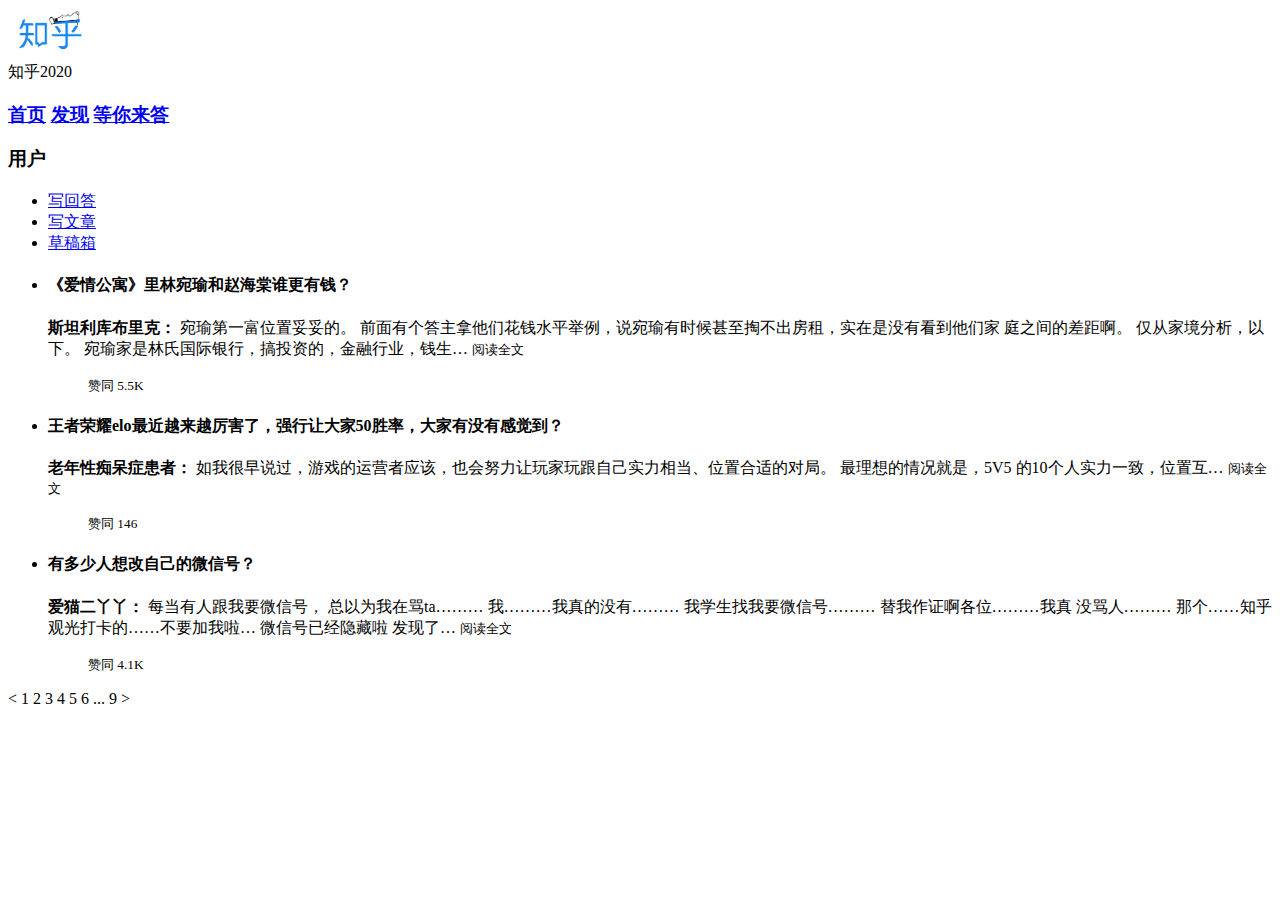
<file: lab1/index.html>
<!DOCTYPE html>
<html lang="zh">
<head>
    <meta charset="UTF-8">
    <title>知乎</title>
</head>
<body>
    <header>
        <a href="https://www.zhihu.com/"><img src="images/zhihu_logo.jpeg" alt="图片加载中" width="80" height="50"></a>
    </header>
    <footer>知乎2020</footer>
    <nav>
        <h3>
        <a href="https://www.zhihu.com/">首页</a>
        <a href="https://www.zhihu.com/">发现</a>
        <a href="https://www.zhihu.com/">等你来答</a>
        </h3>
        <div>
            <h3>用户</h3>
        </div>
    </nav>
    <aside>
        <ul>
            <li><a href="https://www.zhihu.com/creator/featured-question/knowledge-plan">写回答</a></li>
            <li><a href="https://zhuanlan.zhihu.com/write">写文章</a></li>
            <li><a href="https://www.zhihu.com/draft?type=answer">草稿箱</a></li>
        </ul>
    </aside>

    <section>
        <ul>
            <li><h4>《爱情公寓》里林宛瑜和赵海棠谁更有钱？</h4>
                <strong>斯坦利库布里克：</strong>
                宛瑜第一富位置妥妥的。 前面有个答主拿他们花钱水平举例，说宛瑜有时候甚至掏不出房租，实在是没有看到他们家
                庭之间的差距啊。 仅从家境分析，以下。 宛瑜家是林氏国际银行，搞投资的，金融行业，钱生… <small>阅读全文</small><br>
                <blockquote>
                    <small>赞同 5.5K</small>
                </blockquote>
            </li>
            <li><h4>王者荣耀elo最近越来越厉害了，强行让大家50胜率，大家有没有感觉到？</h4>
                <strong>老年性痴呆症患者：</strong>
                 如我很早说过，游戏的运营者应该，也会努力让玩家玩跟自己实力相当、位置合适的对局。 最理想的情况就是，5V5
                的10个人实力一致，位置互… <small>阅读全文</small><br>
                <blockquote>
                    <small>赞同 146</small>
                </blockquote>
            </li>
            <li><h4>有多少人想改自己的微信号？</h4>
                <strong>爱猫二丫丫：</strong>
                每当有人跟我要微信号， 总以为我在骂ta……… 我………我真的没有……… 我学生找我要微信号……… 替我作证啊各位………我真
                没骂人……… 那个……知乎观光打卡的……不要加我啦… 微信号已经隐藏啦 发现了… <small>阅读全文</small><br>
                <blockquote>
                    <small>赞同 4.1K</small>
                </blockquote>
            </li>
        </ul>
        < <span>1</span> 2 3 4 5 6 ... 9 >
    </section>
</body>
</html>
</file>
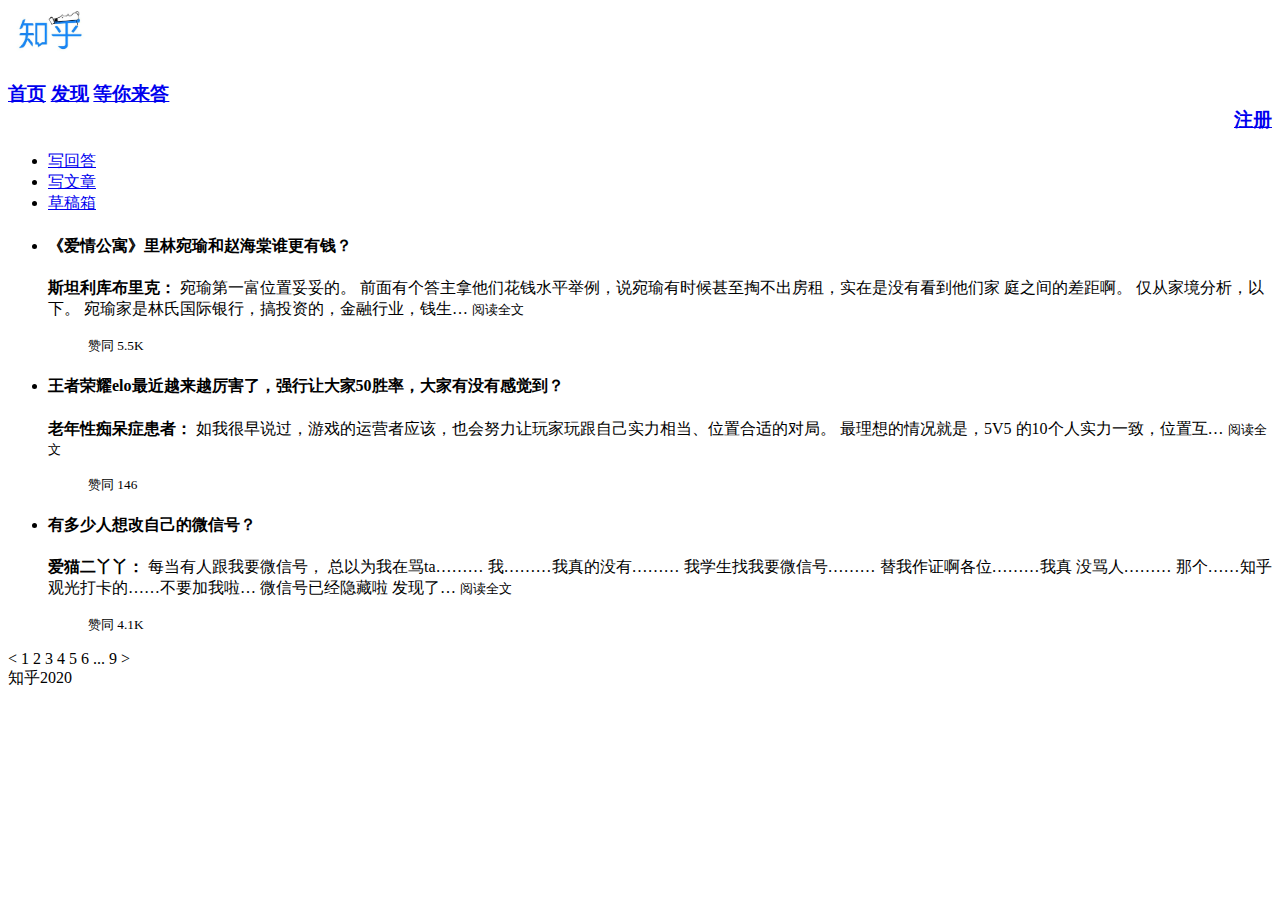
<file: lab2/index.html>
<!DOCTYPE html>
<html lang="zh">
<head>
    <meta charset="UTF-8">
    <title>知乎</title>
</head>
<body>
    <header>
        <a href="https://www.zhihu.com/"><img src="images/zhihu_logo.jpeg" alt="图片加载中" width="80" height="50"></a>
    </header>
    <nav>
        <h3 style="text-align: left;">
        <a href="https://www.zhihu.com/">首页</a>
        <a href="https://www.zhihu.com/">发现</a>
        <a href="https://www.zhihu.com/">等你来答</a>
        <div style="text-align: right">
            <a href="register.html">注册</a>
        </div>
        </h3>
    </nav>
    <aside>
        <ul>
            <li><a href="https://www.zhihu.com/creator/featured-question/knowledge-plan">写回答</a></li>
            <li><a href="https://zhuanlan.zhihu.com/write">写文章</a></li>
            <li><a href="https://www.zhihu.com/draft?type=answer">草稿箱</a></li>
        </ul>
    </aside>

    <section>
        <ul>
            <li><h4>《爱情公寓》里林宛瑜和赵海棠谁更有钱？</h4>
                <strong>斯坦利库布里克：</strong>
                宛瑜第一富位置妥妥的。 前面有个答主拿他们花钱水平举例，说宛瑜有时候甚至掏不出房租，实在是没有看到他们家
                庭之间的差距啊。 仅从家境分析，以下。 宛瑜家是林氏国际银行，搞投资的，金融行业，钱生… <small>阅读全文</small><br>
                <blockquote>
                    <small>赞同 5.5K</small>
                </blockquote>
            </li>
            <li><h4>王者荣耀elo最近越来越厉害了，强行让大家50胜率，大家有没有感觉到？</h4>
                <strong>老年性痴呆症患者：</strong>
                 如我很早说过，游戏的运营者应该，也会努力让玩家玩跟自己实力相当、位置合适的对局。 最理想的情况就是，5V5
                的10个人实力一致，位置互… <small>阅读全文</small><br>
                <blockquote>
                    <small>赞同 146</small>
                </blockquote>
            </li>
            <li><h4>有多少人想改自己的微信号？</h4>
                <strong>爱猫二丫丫：</strong>
                每当有人跟我要微信号， 总以为我在骂ta……… 我………我真的没有……… 我学生找我要微信号……… 替我作证啊各位………我真
                没骂人……… 那个……知乎观光打卡的……不要加我啦… 微信号已经隐藏啦 发现了… <small>阅读全文</small><br>
                <blockquote>
                    <small>赞同 4.1K</small>
                </blockquote>
            </li>
        </ul>
        < <span>1</span> 2 3 4 5 6 ... 9 >
    </section>
    <footer style="clear: both; position: absolute">知乎2020</footer>
</body>
</html>
</file>
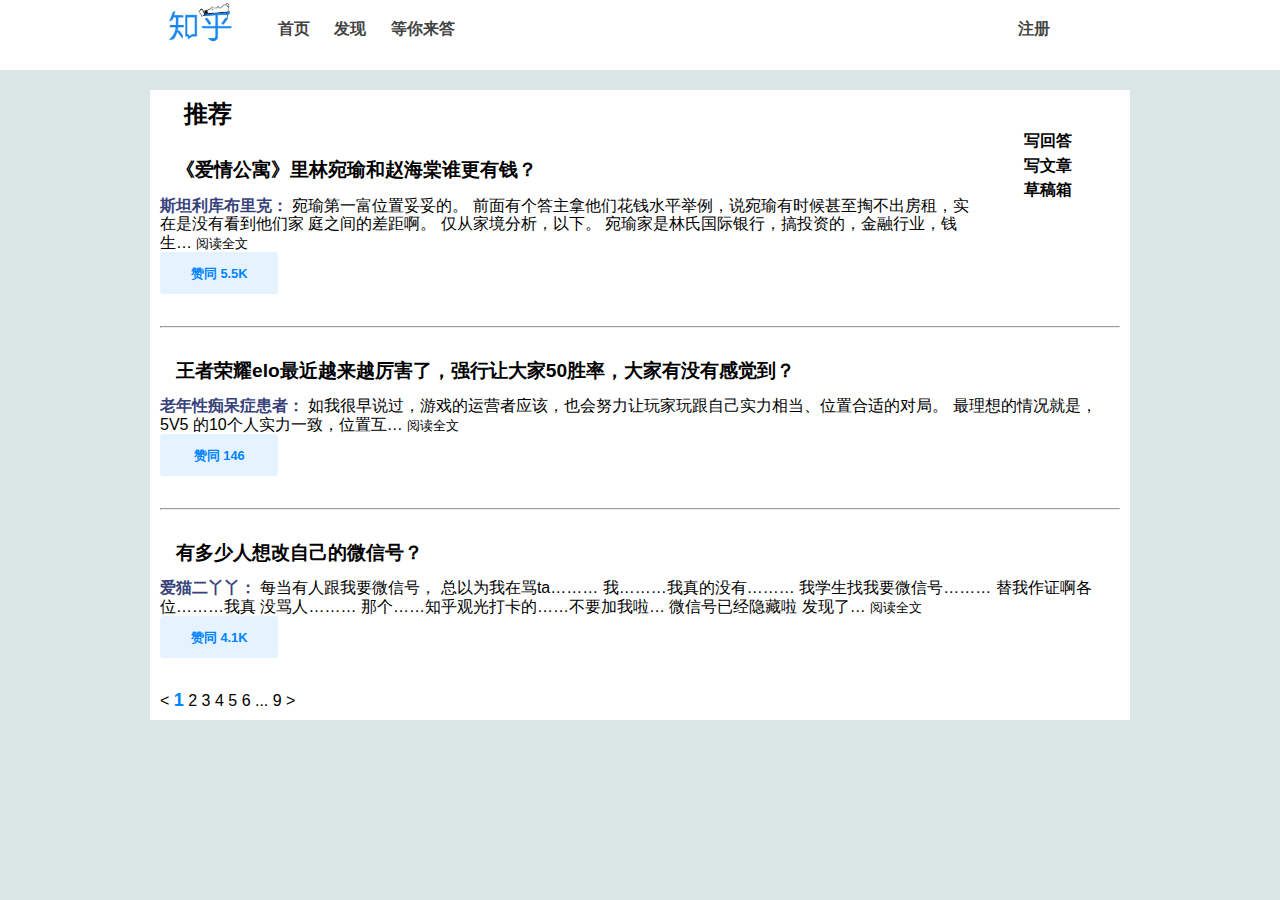
<file: lab3/index.html>
<!DOCTYPE html>
<html lang="zh">
<head>
    <meta charset="UTF-8">
    <title>知乎</title>
    <link href="css/reset.css" rel="stylesheet" type="text/css">
    <link href="css/index.css" rel="stylesheet" type="text/css">
</head>
<body>
    <header>
        <nav>
            <h3>
                <a href="https://www.zhihu.com/"><img src="images/zhihu_logo.jpeg" alt="图片加载中" width="80" height="50"></a>
                <div class="div-left">
                    <a href="https://www.zhihu.com/">首页</a>
                    <a href="https://www.zhihu.com/explore">发现</a>
                    <a href="https://www.zhihu.com/question/waiting">等你来答</a>
                </div>
            </h3>
        </nav>
        <div class="div-right">
            <h3><a href="register.html">注册</a></h3>
        </div>
    </header>
    <div class="contents">
        <div class="title">推荐</div>
        <aside>
            <div class="functions">
            <ul>
                <li><a href="https://www.zhihu.com/creator/featured-question/knowledge-plan">写回答</a></li>
                <li><a href="https://zhuanlan.zhihu.com/write">写文章</a></li>
                <li><a href="https://www.zhihu.com/draft?type=answer">草稿箱</a></li>
            </ul></div>
        </aside>
        <section>
        <ul class="comment">
            <li><h4>《爱情公寓》里林宛瑜和赵海棠谁更有钱？</h4>
                <strong>斯坦利库布里克：</strong>
                宛瑜第一富位置妥妥的。 前面有个答主拿他们花钱水平举例，说宛瑜有时候甚至掏不出房租，实在是没有看到他们家
                庭之间的差距啊。 仅从家境分析，以下。 宛瑜家是林氏国际银行，搞投资的，金融行业，钱生… <small>阅读全文</small><br>
                <blockquote>
                    <small>赞同 5.5K</small>
                </blockquote>
            </li>
            <hr>
            <li><h4>王者荣耀elo最近越来越厉害了，强行让大家50胜率，大家有没有感觉到？</h4>
                <strong>老年性痴呆症患者：</strong>
                 如我很早说过，游戏的运营者应该，也会努力让玩家玩跟自己实力相当、位置合适的对局。 最理想的情况就是，5V5
                的10个人实力一致，位置互… <small>阅读全文</small><br>
                <blockquote>
                    <small>赞同 146</small>
                </blockquote>
            </li>
            <hr>
            <li><h4>有多少人想改自己的微信号？</h4>
                <strong>爱猫二丫丫：</strong>
                每当有人跟我要微信号， 总以为我在骂ta……… 我………我真的没有……… 我学生找我要微信号……… 替我作证啊各位………我真
                没骂人……… 那个……知乎观光打卡的……不要加我啦… 微信号已经隐藏啦 发现了… <small>阅读全文</small><br>
                <blockquote>
                    <small>赞同 4.1K</small>
                </blockquote>
            </li>
        </ul>
        < <span class="active">1</span> 2 3 4 5 6 ... 9 >
    </section>
    </div>
</body>
</html>
</file>
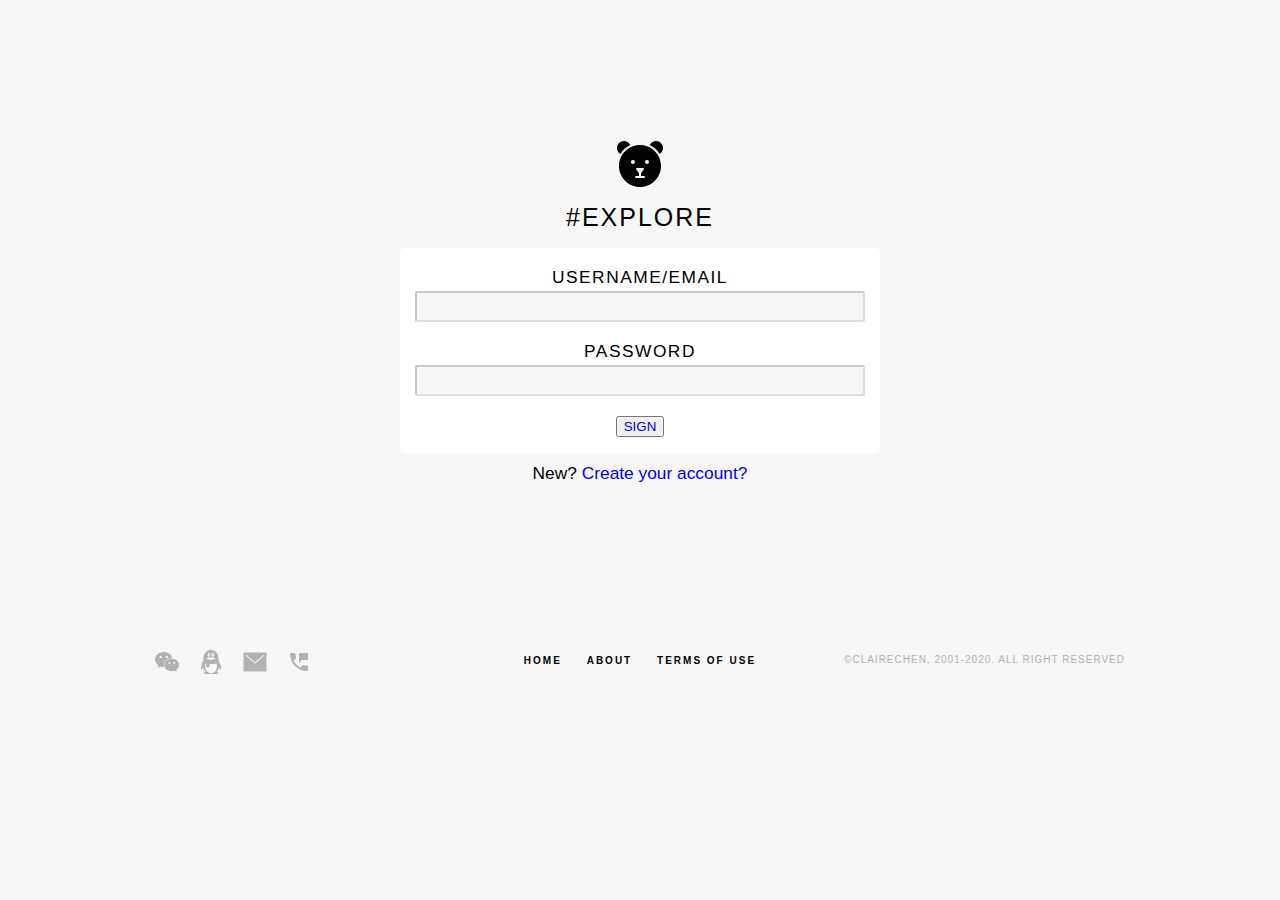
<file: pj1/index.html>
<!DOCTYPE html>
<html lang="en">
<head>
    <meta charset="UTF-8">
    <meta name="viewport" content="width=device-width">
    <link href="src/css/reset.css" rel="stylesheet" type="text/css">
    <link href="src/css/login.css" rel="stylesheet" type="text/css">
    <title>Login</title>
</head>
<body>
    <article>
        <header>
            <a href="src/Home.html" class="logo"><img src="img/logo-black.svg" alt=""></a>
            <p>#EXPLORE</p>
        </header>

        <form>
        <ul class="inf-list">
            <li>
                <p>USERNAME/EMAIL</p>
                <input type="text" name="username/email" id="username/email">
            </li>
            <li>
                <p>PASSWORD</p>
                <input type="password" name="password" id="password">
            </li>
        </ul>
            <button id="login" value="SIGN" onclick="alert('已提交')"><a href="src/Home.html">SIGN</a></button>
        </form>
        <p>New? <a href="src/register.html" class="dec-a">Create your account?</a></p>
    </article>

    <footer>
        <div class="footer-container">
            <div class="footer-social">
                <ul class="footer-social-list">
                    <li><a><img src="img/icon/wechat.svg"></a></li>
                    <li><a><img src="img/icon/tencentqq.svg"></a></li>
                    <li><a><img src="img/icon/email.svg"></a></li>
                    <li><a><img src="img/icon/phone.svg"></a></li>
                </ul>
            </div>
            <div class="footer-sitemap">
                <ul class="footer-sitemap-list">
                    <li><a href="src/Home.html">HOME</a></li>
                    <li><a>ABOUT</a></li>
                    <li><a>TERMS OF USE</a></li>
                </ul>
            </div>
            <div class="footer-copyright">
                <p>&copy;CLAIRECHEN, 2001-2020. ALL RIGHT RESERVED</p>
            </div>
        </div>
    </footer>
</body>
</html>
</file>
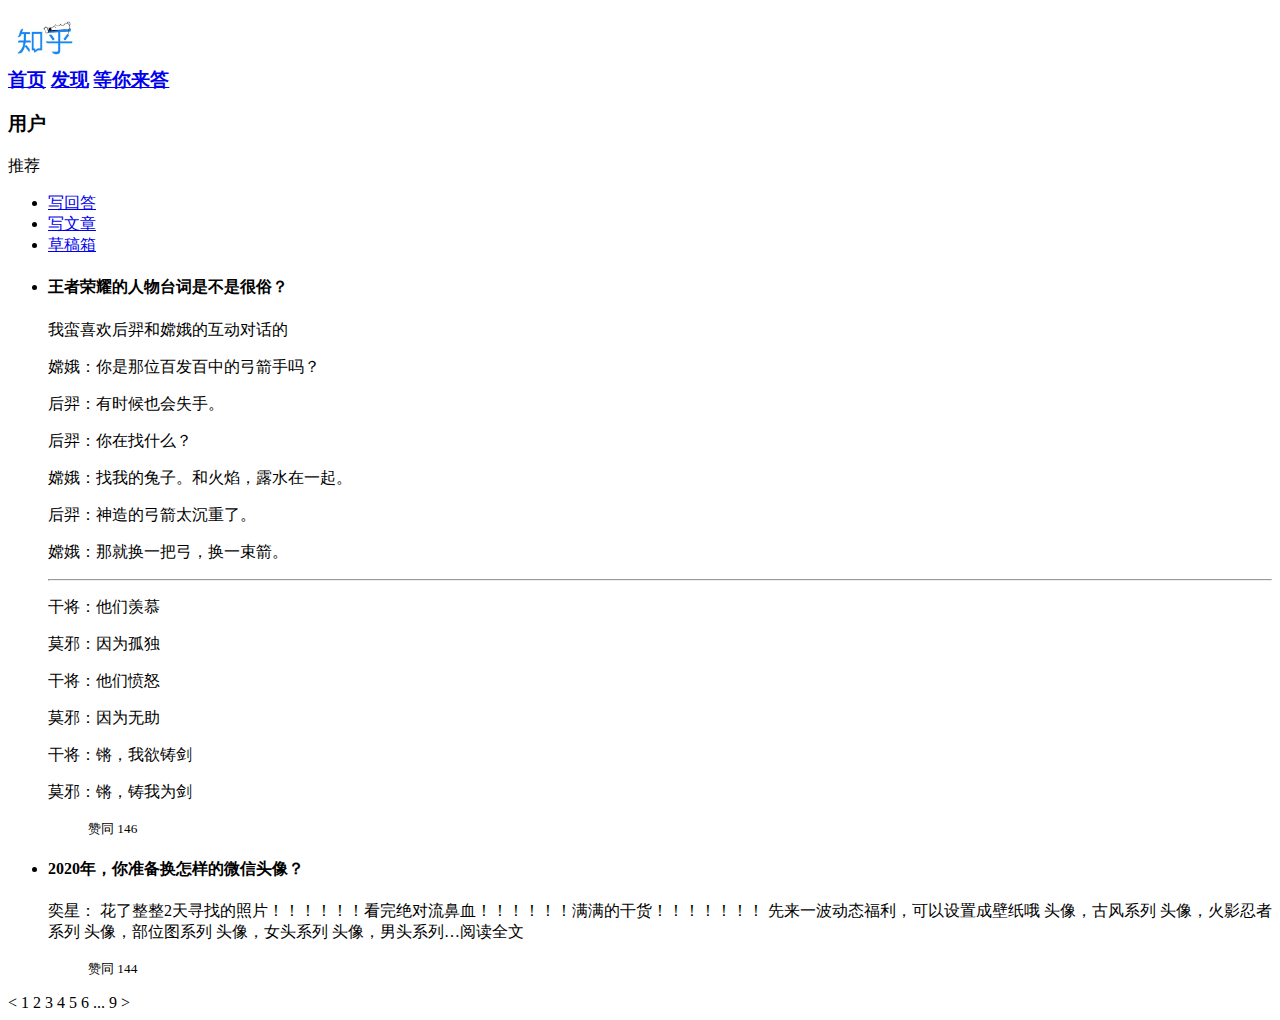
<file: lab1/lab1.html>
<!DOCTYPE html>
<html lang="zh">
<head>
    <meta charset="UTF-8">
    <meta name="viewport" content="width=device-width, initial-scale=1.0">
    <title>知乎</title>
</head>
<body>
    <header>
        <nav>
            <h3><a href="https://www.zhihu.com/">
                <img src="../lab1/zhihu_logo.jpeg" width="70" height="43">
                </a>
                <div>
                    <a href="https://www.zhihu.com/">首页</a>
                    <a href="https://www.zhihu.com/">发现</a>
                    <a href="https://www.zhihu.com/">等你来答</a>
                </div>
            </h3>
        </nav>
        <div>
            <h3>用户</h3>
        </div>
    </header>
    <div>
        <div><div>推荐</div></div>
        <aside>
            <div>
                <ul>
                    <li><a href="https://www.zhihu.com/creator/featured-question/knowledge-plan">写回答</a></li>
                    <li><a href="https://zhuanlan.zhihu.com/write">写文章</a></li>
                    <li><a href="https://www.zhihu.com/draft?type=answer">草稿箱</a></li>
            </div>
        </aside>
        <section>
            <ul>
                <li>
                    <h4>王者荣耀的人物台词是不是很俗？</h4>
                    <p>
                        我蛮喜欢后羿和嫦娥的互动对话的
                    </p>
                    <p>
                        嫦娥：你是那位百发百中的弓箭手吗？
                    </p>
                    <p>
                        后羿：有时候也会失手。
                    </p>
                    <p>
                        后羿：你在找什么？
                    </p>
                    <p>
                        嫦娥：找我的兔子。和火焰，露水在一起。
                    </p>
                    <p>
                        后羿：神造的弓箭太沉重了。
                    </p>
                    <p>
                        嫦娥：那就换一把弓，换一束箭。
                    </p>
                    <hr>
                    <p>
                        干将：他们羡慕
                    </p>
                    <p>
                        莫邪：因为孤独
                    </p>
                    <p>
                        干将：他们愤怒
                    </p>
                    <p>
                        莫邪：因为无助
                    </p>
                    <p>
                        干将：锵，我欲铸剑
                    </p>
                    <p>
                        莫邪：锵，铸我为剑
                    </p>
                    <blockquote>
                        <small>​赞同 146​</small>
                    </blockquote>
                </li>
                <li>
                    <h4>2020年，你准备换怎样的微信头像？</h4>
                    奕星： 花了整整2天寻找的照片！！！！！！看完绝对流鼻血！！！！！！满满的干货！！！！！！！ 先来一波动态福利，可以设置成壁纸哦 头像，古风系列 头像，火影忍者系列 头像，部位图系列 头像，女头系列 头像，男头系列…阅读全文​
    ​                <blockquote>
                        ​<small>赞同 144</small>
                    </blockquote>
                </li>
            </ul>    
            < <span>1</span> 2 3 4 5 6 ... 9 >
        </section>
    </div>
</body>
</html>
</file>
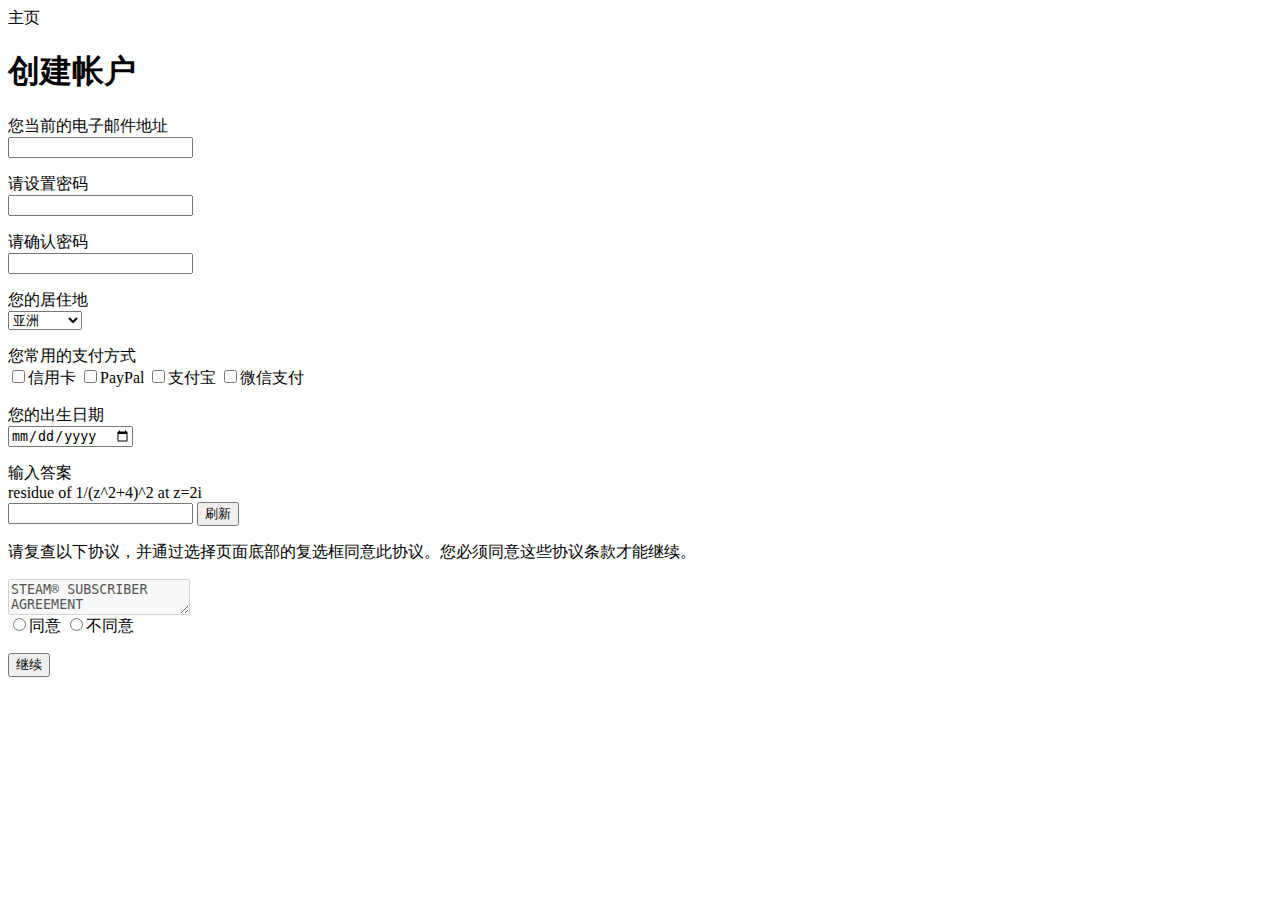
<file: lab2/register.html>
<html>
<head>
    <meta charset="utf8">
    <title>Register</title>
</head>
<body>
<header>
    <nav>主页</nav>
</header>
<h1>创建帐户</h1>
<section>
<form action="#" method="GET">
    <p>
        您当前的电子邮件地址<br>
        <input type="email" name="email" pattern="^([^\x00-\x20\x22\x28\x29\x2c\x2e\x3a-\x3c\x3e\x40\x5b-\x5d\x7f-\xff]+|\x22([^\x0d\x22\x5c\x80-\xff]|\x5c[\x00-\x7f])*\x22)(\x2e([^\x00-\x20\x22\x28\x29\x2c\x2e\x3a-\x3c\x3e\x40\x5b-\x5d\x7f-\xff]+|\x22([^\x0d\x22\x5c\x80-\xff]|\x5c[\x00-\x7f])*\x22))*\x40([^\x00-\x20\x22\x28\x29\x2c\x2e\x3a-\x3c\x3e\x40\x5b-\x5d\x7f-\xff]+|\x5b([^\x0d\x5b-\x5d\x80-\xff]|\x5c[\x00-\x7f])*\x5d)(\x2e([^\x00-\x20\x22\x28\x29\x2c\x2e\x3a-\x3c\x3e\x40\x5b-\x5d\x7f-\xff]+|\x5b([^\x0d\x5b-\x5d\x80-\xff]|\x5c[\x00-\x7f])*\x5d))*(\.\w{2,})+$" required>
    </p>
    <p>
        请设置密码<br>
        <input type="password" name="password">
    </p>
    <p>
        请确认密码<br>
        <input type="password" name="repassword">
    </p>
    <p>
        您的居住地<br>
        <select name="area">
            <option value="asia">亚洲</option>
            <option value="europe">欧洲</option>
            <option value="africa">非洲</option>
            <option value="north-america">北美洲</option>
            <option value="south-america">南美洲</option>
            <option value="oceania">大洋洲</option>
            <option value="others">其他地方</option>
        </select>
    </p>
    <p>
        您常用的支付方式<br>
        <input type="checkbox" name="credit" value="credit">信用卡
        <input type="checkbox" name="paypal" value="paypal">PayPal
        <input type="checkbox" name="alipay" value="alipay">支付宝
        <input type="checkbox" name="wechat" value="wechat">微信支付
    </p>

    <p>
        您的出生日期<br>
        <input type="date" name="birthday">
    </p>
    <p>
        输入答案<br>
        residue of 1/(z^2+4)^2 at z=2i<br>
        <input type="text" name="captcha">
        <input type="button" value="刷新">
    </p>
    <p>
        请复查以下协议，并通过选择页面底部的复选框同意此协议。您必须同意这些协议条款才能继续。
    </p>
    <textarea disabled="true">
STEAM® SUBSCRIBER AGREEMENT

Table of contents:

Registration as a subscriber; application of terms to you; your account
Licences
Billing, payment and other subscriptions
Online conduct, cheating and illegal behavior
Third party content
User generated content
Disclaimers; limitation of liability; no guarantees; limited warranty
Amendments to this agreement
Term and termination
Applicable law/mediation/jurisdiction
Dispute resolution/binding arbitration/class action waiver
Miscellaneous
This Steam Subscriber Agreement ("Agreement") is a legal document that explains your rights and obligations as a subscriber of Steam from Valve Corporation, a corporation under the laws of the State of Washington, with its registered office at 10400 NE 4th St., Bellevue, WA 98004, United States, registered with the Washington Secretary of State under number 60 22 90 773, VAT ID No. EU 8260 00671 (“Valve”). Please read it carefully.

SECTION 11 CONTAINS A BINDING ARBITRATION AGREEMENT AND CLASS ACTION WAIVER. IT MAY AFFECT YOUR LEGAL RIGHTS. PLEASE READ IT. IF YOU ARE A CUSTOMER WITH RESIDENCE IN THE EUROPEAN UNION, SECTION 11 DOES NOT APPLY TO YOU.

1. REGISTRATION AS A SUBSCRIBER; APPLICATION OF TERMS TO YOU; YOUR ACCOUNT ⏶

Steam is an online service offered by Valve.

You become a subscriber of Steam ("Subscriber") by completing the registration of a Steam user account. This Agreement takes effect as soon as you indicate your acceptance of these terms. You may not become a subscriber if you are under the age of 13. Steam is not intended for children under 13 and Valve will not knowingly collect personal information from children under the age of 13.

A. Contracting Party

For any interaction with Steam your contractual relationship is with Valve. Except as otherwise indicated at the time of the transaction (such as in the case of purchases from another Subscriber in a Subscription Marketplace), any transactions for Subscriptions (as defined below) you make on Steam are being made from Valve.

B. Subscriptions; Content and Services

As a Subscriber you may obtain access to certain services, software and content available to Subscribers. The Steam client software and any other software, content, and updates you download or access via Steam, including but not limited to Valve or third-party video games and in-game content, and any virtual items you trade, sell or purchase in a Steam Subscription Marketplace are referred to in this Agreement as “Content and Services”; the rights to access and/or use any Contents and Services accessible through Steam are referred to in this Agreement as "Subscriptions."

Each Subscription allows you to access particular Content and Services. Some Subscriptions may impose additional terms specific to that Subscription ("Subscription Terms") (for example, an end user license agreement specific to a particular game, or terms of use specific to a particular product or feature of Steam). Also, additional terms (for example, payment and billing procedures) may be posted on http://www.steampowered.com or within the Steam service ("Rules of Use"). Rules of Use include the Steam Online Conduct Rules http://steampowered.com/index.php?area=online_conduct and the Steam Refund Policy http://store.steampowered.com/steam_refunds. The Subscription Terms, the Rules of Use, and the Valve Privacy Policy (which can be found at http://www.valvesoftware.com/privacy.htm) are binding on you once you indicate your acceptance of them or of this Agreement, or otherwise become bound by them as described in Section 8 (Amendments to this Agreement).

C. Your Account

When you complete Steam’s registration process, you create a Steam account ("Account"). Your Account may also include billing information you provide to Valve for the purchase of Subscriptions, Content and Services and any physical merchandise offered for purchase through Steam (“Hardware”). You may not reveal, share or otherwise allow others to use your password or Account except as otherwise specifically authorized by Valve. You are responsible for the confidentiality of your login and password and for the security of your computer system. Valve is not responsible for the use of your password and Account or for all of the communication and activity on Steam that results from use of your login name and password by you, by any person to whom you may have intentionally or by negligence disclosed your login and/or password in violation of this confidentiality provision. Unless it results from Valve’s negligence or fault, Valve is not responsible for the use of your Account by a person who fraudulently used your login and password without your permission. If you believe that the confidentiality of your login and/or password may have been compromised, you must notify Valve via the support form (https://support.steampowered.com/newticket.php) without any delay.

Your Account, including any information pertaining to it (e.g.: contact information, billing information, Account history and Subscriptions, etc.), is strictly personal. You may therefore not sell or charge others for the right to use your Account, or otherwise transfer your Account, nor may you sell, charge others for the right to use, or transfer any Subscriptions other than if and as expressly permitted by this Agreement (including any Subscription Terms or Rules of Use) or as otherwise specifically permitted by Valve.

D. Payment Processing

Payment processing related to Content and Services and/or physical goods purchased on Steam is performed by either Valve Corporation directly or by Valve’s fully owned subsidiary Valve GmbH on behalf of Valve Corporation depending on the type of payment method used. If your card was issued outside the United States, your payment may be processed via a European acquirer by Valve GmbH on behalf of Valve Corporation. For any other type of purchases, payment will be collected by Valve Corporation directly. In any case, delivery of Content and Services as well as physical goods is performed by Valve Corporation.

2. LICENSES ⏶

A. General Content and Services License

Steam and your Subscription(s) require the automatic download and installation of Content and Services onto your computer. Valve hereby grants, and you accept, a non-exclusive license and right, to use the Content and Services for your personal, non-commercial use (except where commercial use is expressly allowed herein or in the applicable Subscription Terms). This license ends upon termination of (a) this Agreement or (b) a Subscription that includes the license. The Content and Services are licensed, not sold. Your license confers no title or ownership in the Content and Services. To make use of the Content and Services, you must have a Steam Account and you may be required to be running the Steam client and maintaining a connection to the Internet.

For reasons that include, without limitation, system security, stability, and multiplayer interoperability, Steam may need to automatically update, pre-load, create new versions of or otherwise enhance the Content and Services and accordingly, the system requirements to use the Content and Services may change over time. You consent to such automatic updating. You understand that this Agreement (including applicable Subscription Terms) does not entitle you to future updates, new versions or other enhancements of the Content and Services associated with a particular Subscription, although Valve may choose to provide such updates, etc. in its sole discretion.

B. Beta Software License

Valve may from time to time make software accessible to you via Steam prior to the general commercial release of such software ("Beta Software"). You are not required to use Beta Software, but if Valve offers it, you may elect to use it under the following terms. Beta Software will be deemed to consist of Content and Services, and each item of Beta Software provided will be deemed a Subscription for such Beta Software, with the following provisions specific to Beta Software:

Your right to use the Beta Software may be limited in time, and may be subject to additional Subscription Terms;
Valve or any Valve affiliate may request or require that you provide suggestions, feedback, or data regarding your use of the Beta Software, which will be deemed User Generated Content under Section 6 (User Generated Content) below; and
In addition to the waivers and limitations of liability for all Software under Section 7 (Disclaimers; Limitations on Liability; No Guarantees; Limited Warranty) below as applicable, you specifically acknowledge that Beta Software is only released for testing and improvement purposes, in particular to provide Valve with feedback on the quality and usability of said Beta Software, and therefore contains errors, is not final and may create incompatibilities or damage to your computer, data, and/or software. If you decide to install and/or use Beta Software, you shall only use it in compliance with its purposes, i.e. for testing and improvement purposes and in any case not on a system or for purposes where the malfunction of the Beta Software can cause any kind of damage. In particular, maintain full backups of any system that you choose to install Beta Software on.
C. License to Use Valve Developer Tools

Your Subscription(s) may include access to various Valve tools that can be used to create content ("Developer Tools"). Some examples include: the Valve software development kit (the "SDK") for a version of the computer game engine known as "Source" (the "Source Engine") and the associated Valve Hammer editor, The Source® Filmmaker Software, or in-game tools through which you can edit or create derivative works of a Valve game. Particular Developer Tools (for example, The Source® Filmmaker Software) may be distributed with separate Subscription Terms that are different from the rules set forth in this Section. Otherwise, you may use the Developer Tools, and you may use, reproduce, publish, perform, display and distribute any content you create using the Developer Tools, however you wish, but solely on a non-commercial basis.

If you would like to use the Source Engine SDK or other Valve Developer Tools for commercial use, please contact Valve at sourceengine@valvesoftware.com.

D. License to Use Valve Game Content in Fan Art.

Valve appreciates the community of Subscribers that creates fan art, fan fiction, and audio-visual works that reference Valve games ("Fan Art"). You may incorporate content from Valve games into your Fan Art. Except as otherwise set forth in this Section or in any Subscription Terms, you may use, reproduce, publish, perform, display and distribute Fan Art that incorporates content from Valve games however you wish, but solely on a non-commercial basis.

If you incorporate any third-party content in any Fan Art, you must be sure to obtain all necessary rights from the owner of that content.

Commercial use of some Valve game content is permitted via features such as Steam Workshop or a Steam Subscription Marketplace. Terms applicable to that use are set forth in Section 3.D. and 6.B. below and in any Subscription Terms provided for those features.

To view the Valve video policy containing additional terms covering the use of audio-visual works incorporating Valve intellectual property or created with The Source® Filmmaker Software, please click here: http://www.valvesoftware.com/videopolicy.html

E. License to Use Valve Dedicated Server Software

Your Subscription(s) may contain access to the Valve Dedicated Server Software. If so, you may use the Valve Dedicated Server Software on an unlimited number of computers for the purpose of hosting online multiplayer games of Valve products. If you wish to operate the Valve Dedicated Server Software, you will be solely responsible for procuring any Internet access, bandwidth, or hardware for such activities and will bear all costs associated therewith.

F. Ownership of Content and Services

All title, ownership rights and intellectual property rights in and to the Content and Services and any and all copies thereof, are owned by Valve and/or its or its affiliates’ licensors. All rights are reserved, except as expressly stated herein. The Content and Services is protected by copyright laws, international copyright treaties and conventions and other laws. The Content and Services contains certain licensed materials and Valve’s and its affiliates’ licensors may protect their rights in the event of any violation of this Agreement.

G. Restrictions on Use of Content and Services

You may not use the Content and Services for any purpose other than the permitted access to Steam and your Subscriptions, and to make personal, non-commercial use of your Subscriptions, except as otherwise permitted by this Agreement or applicable Subscription Terms. Except as otherwise permitted under this Agreement (including any Subscription Terms or Rules of Use), or under applicable law notwithstanding these restrictions, you may not, in whole or in part, copy, photocopy, reproduce, publish, distribute, translate, reverse engineer, derive source code from, modify, disassemble, decompile, create derivative works based on, or remove any proprietary notices or labels from the Content and Services or any software accessed via Steam without the prior consent, in writing, of Valve.

You are entitled to use the Content and Services for your own personal use, but you are not entitled to: (i) sell, grant a security interest in or transfer reproductions of the Content and Services to other parties in any way, nor to rent, lease or license the Content and Services to others without the prior written consent of Valve, except to the extent expressly permitted elsewhere in this Agreement (including any Subscription Terms or Rules of Use); (ii) host or provide matchmaking services for the Content and Services or emulate or redirect the communication protocols used by Valve in any network feature of the Content and Services, through protocol emulation, tunneling, modifying or adding components to the Content and Services, use of a utility program or any other techniques now known or hereafter developed, for any purpose including, but not limited to network play over the Internet, network play utilizing commercial or non-commercial gaming networks or as part of content aggregation networks, websites or services, without the prior written consent of Valve; or (iii) exploit the Content and Services or any of its parts for any commercial purpose, except as expressly permitted elsewhere in this Agreement (including any Subscription Terms or Rules of Use).

3. BILLING, PAYMENT AND OTHER SUBSCRIPTIONS ⏶

All charges incurred on Steam, and all purchases made with the Steam Wallet, are payable in advance and final, except as described in Sections 3.I and 7 below.

A. Payment Authorization

When you provide payment information to Valve or to one of its payment processors, you represent to Valve that you are the authorized user of the card, PIN, key or account associated with that payment, and you authorize Valve to charge your credit card or to process your payment with the chosen third-party payment processor for any Subscription, Steam Wallet funds, Hardware or other fees incurred by you. Valve may require you to provide your address or other information in order to meet their obligations under applicable tax law.

For Subscriptions purchased based on an agreed usage period, where recurring payments are made in exchange for continued use (“Recurring Payment Subscriptions”), by continuing to use the Recurring Payment Subscription you agree and reaffirm that Valve is authorized to charge your credit card (or your Steam Wallet, if funded), or to process your payment with any other applicable third-party payment processor, for any applicable recurring payment amounts. If you have purchased any Recurring Payment Subscriptions, you agree to notify Valve promptly of any changes to your credit card account number, its expiration date and/or your billing address, or your PayPal or other payment account number, and you agree to notify Valve promptly if your credit card or PayPal or other payment account expires or is cancelled for any reason.

If your use of Steam is subject to any type of use or sales tax, then Valve may also charge you for those taxes, in addition to the Subscription or other fees published in the Rules of Use. The European Union VAT (“VAT”) tax amounts collected by Valve reflect VAT due on the value of any Content and Services, Hardware or Subscription.

You agree that you will not use IP proxying or other methods to disguise the place of your residence, whether to circumvent geographical restrictions on game content, to purchase at pricing not applicable to your geography, or for any other purpose. If you do this, Valve may terminate your access to your Account.

B. Responsibility for Charges Associated With Your Account

As the Account holder, you are responsible for all charges incurred, including applicable taxes, and all purchases made by you or anyone that uses your Account, including your family or friends. If you cancel your Account, Valve reserves the right to collect fees, surcharges or costs incurred before cancellation. Any delinquent or unpaid Accounts must be settled before Valve will allow you to register again.

C. Steam Wallet

Steam may make available an account balance associated with your Account (the “Steam Wallet”). The Steam Wallet is neither a bank account nor any kind of payment instrument. It functions as a prepaid balance to purchase Content and Services. You may place funds in your Steam Wallet up to a maximum amount determined by Valve, by credit card, prepaid card, promotional code, or any other payment method accepted by Steam. Within any twenty-four (24) hour period, the total amount stored in your Steam Wallet plus the total amount spent out of your Steam Wallet, in the aggregate, may not exceed US$2,000 or its equivalent in your applicable local currency -- attempted deposits into your Steam Wallet that exceed this threshold may not be credited to your Steam Wallet until your activity falls below this threshold. Valve may change or impose different Steam Wallet balance and usage limits from time to time.

You will be notified by e-mail of any change to the Steam Wallet balance and usage limits within sixty (60) days before the entry into force of the said change. Your continued use of your Steam Account more than thirty (30) days after the entry into force of the changes, will constitute your acceptance of the changes. If you don’t agree to the changes, your only remedy is to terminate your Steam Account or to cease use of your Steam Wallet. Valve shall not have any obligation to refund any credits remaining on your Steam Wallet in this case.

You may use Steam Wallet funds to purchase Subscriptions, including by making in-game purchases where Steam Wallet transactions are enabled, and Hardware. Funds added to the Steam Wallet are non-refundable and non-transferable. Steam Wallet funds do not constitute a personal property right, have no value outside Steam and can only be used to purchase Subscriptions and related content via Steam (including but not limited to games and other applications offered through the Steam Store, or in a Steam Subscription Marketplace) and Hardware. Steam Wallet funds have no cash value and are not exchangeable for cash. Steam Wallet funds that are deemed unclaimed property may be turned over to the applicable authority.

D. Trading and Sales of Subscriptions Between Subscribers

Steam may include one or more features or sites that allow Subscribers to trade, sell or purchase certain types of Subscriptions (for example, license rights to virtual items) with, to or from other Subscribers (“Subscription Marketplaces”). An example of a Subscription Marketplace is the Steam Community Market. By using or participating in Subscription Marketplaces, you authorize Valve, on its own behalf or as an agent or licensee of any third-party creator or publisher of the applicable Subscriptions in your Account, to transfer those Subscriptions from your Account in order to give effect to any trade or sale you make.

Valve may charge a fee for trades or sales in a Subscription Marketplace. Any fees will be disclosed to you prior to the completion of the trade or sale.

If you complete a trade, sale or purchase in a Subscription Marketplace, you acknowledge and agree that you are responsible for taxes, if any, which may be due with respect to your transactions, including sales or use taxes, and for compliance with applicable tax laws. Proceeds from sales you make in a Subscription Marketplace may be considered income to you for income tax purposes. You should consult with a tax specialist to determine your tax liability in connection with your activities in any Subscription Marketplace.

You understand and acknowledge that Valve may decide to cease operation of any Subscription Marketplace, change the fees that it charges or change the terms or features of the Steam Subscription Marketplace. Valve shall have no liability to you because of any inability to trade Subscriptions in the Steam Trading Marketplace, including because of discontinuation or changes in the terms, features or eligibility requirements of any Subscription Marketplace.

You also understand and acknowledge that Subscriptions traded, sold or purchased in any Subscription Marketplace are license rights, that you have no ownership interest in such Subscriptions, and that Valve does not recognize any transfers of Subscriptions (including transfers by operation of law) that are made outside of Steam.

E. Retail Purchase

Valve may offer or require a Subscription for purchasers of retail packaged product versions or OEM versions of Valve products. The "CD-Key" or "Product Key" accompanying such versions is used to activate your Subscription.

F. Steam Authorized Resellers

You may purchase a Subscription through an authorized reseller of Valve. The "Product Key" accompanying such purchase will be used to activate your Subscription. If you purchase a Subscription from an authorized reseller of Valve, you agree to direct all questions regarding the Product Key to that reseller.

G. Free Subscriptions

In some cases, Valve may offer a free Subscription to certain services, software and content. As with all Subscriptions, you are always responsible for any Internet service provider, telephone, and other connection fees that you may incur when using Steam, even when Valve offers a free Subscription.

H. Third Party Sites

Steam may provide links to other third party sites. Some of these sites may charge separate fees, which are not included in and are in addition to any Subscription or other fees that you may pay to Valve. Steam may also provide access to third-party vendors, who provide content, goods and/or services on Steam or the Internet. Any separate charges or obligations you incur in your dealings with these third parties are your responsibility. Valve makes no representations or warranties, either express or implied, regarding any third party site. In particular, Valve makes no representation or warranty that any service or subscription offered via third-party vendors will not change or be suspended or terminated.

I. Refunds and Right of Withdrawal

Without prejudice to any statutory rights you may have, you can request a refund for your purchases on Steam in accordance with the terms of Valve’s Refund Policy http://store.steampowered.com/steam_refunds/.

For European Union consumers:

EU law provides a statutory right to withdraw from certain contracts for physical merchandise and for the purchase of digital content. You can find more information about the extent of your statutory right to withdraw and the ways you can exercise it on this page: https://support.steampowered.com/kb_article.php?ref=8620-QYAL-4516.

4. ONLINE CONDUCT, CHEATING AND ILLEGAL BEHAVIOR ⏶

Your online conduct and interaction with other Subscribers should be guided by common sense and basic etiquette. They must notably comply with the Steam Online Conduct rules, to be found at http://steampowered.com/index.php?area=online_conduct". Depending on terms of use imposed by third parties who host particular games or other services, additional requirements may also be provided in the Subscription Terms applicable to a particular Subscription.

Steam and the Content and Services may include functionality designed to identify software or hardware processes or functionality that may give a player an unfair competitive advantage when playing multiplayer versions of any Content and Services or modifications of Content and Services (“Cheats”). You agree that you will not create Cheats or assist third parties in any way to create or use Cheats. You agree that you will not directly or indirectly disable, circumvent, or otherwise interfere with the operation of software designed to prevent or report the use of Cheats. You acknowledge and agree that either Valve or any online multiplayer host may refuse to allow you to participate in certain online multiplayer games if you use Cheats in connection with Steam or the Content and Services. Further, you acknowledge and agree that an online multiplayer host may report your use of Cheats to Valve, and Valve may communicate your history of use of Cheats to other online multiplayer hosts. Valve may terminate your Account or a particular Subscription for any conduct or activity that is illegal, constitutes a Cheat, or otherwise negatively affects the enjoyment of Steam by other Subscribers. You acknowledge that Valve is not required to provide you notice before terminating your Subscription(s) and/or Account.

You may not use Cheats, automation software (bots), mods, hacks, or any other unauthorized third-party software, to modify or automate any Subscription Marketplace process.

5. THIRD PARTY CONTENT ⏶

In regard to all Subscriptions, Contents and Services that are not authored by Valve, Valve does not screen such third party content available on Steam or through other sources. Valve assumes no responsibility or liability for such third party content. Some third party application software is capable of being used by businesses for business purposes - however, you may only acquire such software via Steam for private personal use.

6. USER GENERATED CONTENT ⏶

A. General Provisions

Steam provides interfaces and tools for you to be able to generate content and make it available to other users and/or to Valve at your sole discretion. "User Generated Content" means any content you make available to other users through your use of multi-user features of Steam, or to Valve or its affiliates through your use of the Content and Services or otherwise.

When you upload your content to Steam to make it available to other users and/or to Valve, you grant Valve and its affiliates the worldwide, non-exclusive, right to use, reproduce, modify, create derivative works from, distribute, transmit, transcode, translate, broadcast, and otherwise communicate, and publicly display and publicly perform, your User Generated Content, and derivative works of your User Generated Content, for the purpose of the operation, distribution and promotion of the Steam service, Steam games or other Steam offerings. This license is granted to Valve as the content is uploaded on Steam for the entire duration of the intellectual property rights. It may be terminated if Valve is in breach of the license and has not cured such breach within fourteen (14) days from receiving notice from you sent to the attention of the Valve Legal Department at the applicable Valve address noted on this Privacy Policy page. The termination of said license does not affect the rights of any sub-licensees pursuant to any sub-license granted by Valve prior to termination of the license. Valve is the sole owner of the derivative works created by Valve from your Content, and is therefore entitled to grant licenses on these derivative works. If you use Valve cloud storage, you grant us a license to store your information as part of that service. Valve may place limits on the amount of storage you may use.

If you provide Valve with any feedback or suggestions about Steam, the Content and Services, or any Valve products or services, Valve is free to use the feedback or suggestions however it chooses, without any obligation to account to you.

B. Content Uploaded to the Steam Workshop

Some games or applications available on Steam ("Workshop-Enabled Apps") allow you to create User Generated Content based on or using the Workshop-Enabled App, and to submit that User Generated Content (a “Workshop Contribution”) to one or more Steam Workshop web pages. Workshop Contributions can be viewed by the Steam community, and for some categories of Workshop Contributions users may be able to interact with, download or purchase the Workshop Contribution. In some cases, Workshop Contributions may be considered for incorporation by Valve or a third-party developer into a game or into a Subscription Marketplace.

You understand and agree that Valve is not obligated to use, distribute, or continue to distribute copies of any Workshop Contribution and reserves the right, but not the obligation, to restrict or remove Workshop Contributions for any reason.

Specific Workshop-Enabled Apps or Workshop web pages may contain special terms (“App-Specific Terms”) that supplement or change the terms set out in this Section. In particular, where Workshop Contributions are distributed for a fee, App-Specific Terms will address how revenue may be shared. Unless otherwise specified in App-Specific Terms (if any), the following general rules apply to Workshop Contributions.

Workshop Contributions are Subscriptions, and therefore you agree that any Subscriber receiving distribution of your Workshop Contribution will have the same rights to use your Workshop Contribution (and will be subject to the same restrictions) as are set out in this Agreement for any other Subscriptions.
Notwithstanding the license described in Section 6.A., Valve will only have the right to modify or create derivative works from your Workshop Contribution in the following cases: (a) Valve may make modifications necessary to make your Contribution compatible with Steam and the Workshop functionality or user interface, and (b) Valve or the applicable developer may make modifications to Workshop Contributions that are accepted for in-Application distribution as it deems necessary or desirable to enhance gameplay.
You may, in your sole discretion, choose to remove a Workshop Contribution from the applicable Workshop pages. If you do so, Valve will no longer have the right to use, distribute, transmit, communicate, publicly display or publicly perform the Workshop Contribution, except that (a) Valve may continue to exercise these rights for any Workshop Contribution that is accepted for distribution in-game or distributed in a manner that allows it to be used in-game, and (b) your removal will not affect the rights of any Subscriber who has already obtained access to a copy of the Workshop Contribution.
Except where otherwise provided in App-Specific Terms, you agree that Valve’s consideration of your Workshop Contribution is your full compensation, and you are not entitled to any other rights or compensation in connection with the rights granted to Valve and to other Subscribers.

C. Promotions and Endorsements

If you use Steam services (e.g. the Steam Curators’ Lists or the Steam Broadcasting service) to promote or endorse a product, service or event in return for any kind of consideration from a third party (including non-monetary rewards such as free games), you must clearly indicate the source of such consideration to your audience.

D. Representations and Warranties

You represent and warrant to us that you have sufficient rights in all User Generated Content to grant Valve and other affected parties the licenses described under A. and B. above or in any license terms specific to the applicable Workshop-Enabled App or Workshop page. This includes, without limitation, any kind of intellectual property rights or other proprietary or personal rights affected by or included in the User Generated Content. In particular, with respect to Workshop Contributions, you represent and warrant that the Workshop Contribution was originally created by you (or, with respect to a Workshop Contribution to which others contributed besides you, by you and the other contributors, and in such case that you have the right to submit such Workshop Contribution on behalf of those other contributors).

You furthermore represent and warrant that the User Generated Content, your submission of that Content, and your granting of rights in that Content does not violate any applicable contract, law or regulation.

7. DISCLAIMERS; LIMITATION OF LIABILITY; NO GUARANTEES; LIMITED WARRANTY ⏶

THIS SECTION 7 DOES NOT APPLY TO EU SUBSCRIBERS.

FOR AUSTRALIAN SUBSCRIBERS, THIS SECTION 7 DOES NOT EXCLUDE, RESTRICT OR MODIFY THE APPLICATION OF ANY GUARANTEE, RIGHT OR REMEDY THAT CANNOT BE SO EXCLUDED, RESTRICTED OR MODIFIED, INCLUDING THOSE CONFERRED BY THE AUSTRALIAN CONSUMER LAW (ACL). UNDER THE ACL, GOODS COME WITH GUARANTEES INCLUDING A GUARANTEE THAT GOODS ARE OF ACCEPTABLE QUALITY. IF THERE IS A FAILURE OF THIS GUARANTEE, YOU ARE ENTITLED TO A REMEDY (WHICH MAY INCLUDE HAVING THE GOODS REPAIRED OR REPLACED OR A REFUND). IF A REPAIR OR REPLACEMENT CANNOT BE PROVIDED OR THERE IS A MAJOR FAILURE, YOU ARE ENTITLED TO A REFUND.
FOR NEW ZEALAND SUBSCRIBERS, THIS SECTION 7 DOES NOT EXCLUDE, RESTRICT OR MODIFY THE APPLICATION OF ANY RIGHT OR REMEDY THAT CANNOT BE SO EXCLUDED, RESTRICTED OR MODIFIED INCLUDING THOSE CONFERRED BY THE NEW ZEALAND CONSUMER GUARANTEES ACT 1993. UNDER THIS ACT ARE GUARANTEES WHICH INCLUDE THAT GOODS AND SERVICES ARE OF ACCEPTABLE QUALITY. IF THIS GUARANTEE IS NOT MET THERE ARE ENTITLEMENTS TO HAVE THE SOFTWARE REMEDIED (WHICH MAY INCLUDE REPAIR, REPLACEMENT OR REFUND). IF A REMEDY CANNOT BE PROVIDED OR THE FAILURE IS OF A SUBSTANTIAL CHARACTER, THE ACT PROVIDES FOR A REFUND.
Prior to acquiring a Subscription, you should consult the product information made available on Steam, including Subscription description, minimum technical requirements, and user reviews.
A. DISCLAIMERS

TO THE MAXIMUM EXTENT PERMITTED BY APPLICABLE LAW, VALVE AND ITS AFFILIATES AND SERVICE PROVIDERS EXPRESSLY DISCLAIM (I) ANY WARRANTY FOR STEAM, THE CONTENT AND SERVICES, AND THE SUBSCRIPTIONS, AND (II) ANY COMMON LAW DUTIES WITH REGARD TO STEAM, THE CONTENT AND SERVICES, AND THE SUBSCRIPTIONS, INCLUDING DUTIES OF LACK OF NEGLIGENCE AND LACK OF WORKMANLIKE EFFORT. STEAM, THE CONTENT AND SERVICES, THE SUBSCRIPTIONS, AND ANY INFORMATION AVAILABLE IN CONNECTION THEREWITH ARE PROVIDED ON AN "AS IS" AND "AS AVAILABLE" BASIS, "WITH ALL FAULTS" AND WITHOUT WARRANTY OF ANY KIND, EITHER EXPRESS OR IMPLIED, INCLUDING, WITHOUT LIMITATION, THE IMPLIED WARRANTIES OF MERCHANTABILITY, FITNESS FOR A PARTICULAR PURPOSE, OR NONINFRINGEMENT. ANY WARRANTY AGAINST INFRINGEMENT THAT MAY BE PROVIDED IN SECTION 2-312 OF THE UNITED STATES UNIFORM COMMERCIAL CODE AND/OR IN ANY OTHER COMPARABLE STATE STATUTE IS EXPRESSLY DISCLAIMED. ALSO, THERE IS NO WARRANTY OF TITLE, NON-INTERFERENCE WITH YOUR ENJOYMENT, OR AUTHORITY IN CONNECTION WITH STEAM, THE CONTENT AND SERVICES, THE SUBSCRIPTIONS, OR INFORMATION AVAILABLE IN CONNECTION THEREWITH.

ANY WARRANTY AGAINST INFRINGEMENT THAT MAY BE PROVIDED IN SECTION 2-312 OF THE UNITED STATES UNIFORM COMMERCIAL CODE IS EXPRESSLY DISCLAIMED.

B. LIMITATION OF LIABILITY

TO THE MAXIMUM EXTENT PERMITTED BY APPLICABLE LAW, NEITHER VALVE, ITS LICENSORS, NOR THEIR AFFILIATES, NOR ANY OF VALVE’S SERVICE PROVIDERS, SHALL BE LIABLE IN ANY WAY FOR LOSS OR DAMAGE OF ANY KIND RESULTING FROM THE USE OR INABILITY TO USE STEAM, YOUR ACCOUNT, YOUR SUBSCRIPTIONS AND THE CONTENT AND SERVICES INCLUDING, BUT NOT LIMITED TO, LOSS OF GOODWILL, WORK STOPPAGE, COMPUTER FAILURE OR MALFUNCTION, OR ANY AND ALL OTHER COMMERCIAL DAMAGES OR LOSSES. IN NO EVENT WILL VALVE BE LIABLE FOR ANY INDIRECT, INCIDENTAL, CONSEQUENTIAL, SPECIAL, PUNITIVE OR EXEMPLARY DAMAGES, OR ANY OTHER DAMAGES ARISING OUT OF OR IN ANY WAY CONNECTED WITH STEAM, THE CONTENT AND SERVICES, THE SUBSCRIPTIONS, AND ANY INFORMATION AVAILABLE IN CONNECTION THEREWITH, OR THE DELAY OR INABILITY TO USE THE CONTENT AND SERVICES, SUBSCRIPTIONS OR ANY INFORMATION, EVEN IN THE EVENT OF VALVE’S OR ITS AFFILIATES’ FAULT, TORT (INCLUDING NEGLIGENCE), STRICT LIABILITY, OR BREACH OF VALVE’S WARRANTY AND EVEN IF IT HAS BEEN ADVISED OF THE POSSIBILITY OF SUCH DAMAGES. THESE LIMITATIONS AND LIABILITY EXCLUSIONS APPLY EVEN IF ANY REMEDY FAILS TO PROVIDE ADEQUATE RECOMPENSE.

BECAUSE SOME STATES OR JURISDICTIONS DO NOT ALLOW THE EXCLUSION OR THE LIMITATION OF LIABILITY FOR CONSEQUENTIAL OR INCIDENTAL DAMAGES, IN SUCH STATES OR JURISDICTIONS, EACH OF VALVE, ITS LICENSORS, AND ITS AFFILIATES’ LIABILITY SHALL BE LIMITED TO THE FULL EXTENT PERMITTED BY LAW.

C. NO GUARANTEES

TO THE MAXIMUM EXTENT PERMITTED BY APPLICABLE LAW, NEITHER VALVE NOR ITS AFFILIATES GUARANTEE CONTINUOUS, ERROR-FREE, VIRUS-FREE OR SECURE OPERATION AND ACCESS TO STEAM, THE CONTENT AND SERVICES, YOUR ACCOUNT AND/OR YOUR SUBSCRIPTIONS(S) OR ANY INFORMATION AVAILABLE IN CONNECTION THEREWITH.

D. LIMITED WARRANTY

CERTAIN HARDWARE PURCHASED FROM VALVE IS SUBJECT TO A LIMITED WARRANTY, [OR DEPENDING ON YOUR LOCATION, A STATUTORY WARRANTY] WHICH IS DESCRIBED IN DETAIL HERE.

8. AMENDMENTS TO THIS AGREEMENT ⏶

PLEASE NOTE: If you are a consumer with place of residence in Germany, a different version of Section 8 applies to you, which is available here.

This Agreement may at any time be mutually amended by your explicit consent to changes proposed by Valve. Furthermore, Valve may amend this Agreement (including any Subscription Terms or Rules of Use) unilaterally at any time in its sole discretion. In this case, you will be notified by e-mail of any amendment to this Agreement made by Valve within 60 (sixty) days before the entry into force of the said amendment. You can view the Agreement at any time at http://www.steampowered.com/. Your failure to cancel your Account within thirty (30) days after the entry into force of the amendments, will constitute your acceptance of the amended terms. If you don’t agree to the amendments or to any of the terms in this Agreement, your only remedy is to cancel your Account or to cease use of the affected Subscription(s). Valve shall not have any obligation to refund any fees that may have accrued to your Account before cancellation of your Account or cessation of use of any Subscription, nor shall Valve have any obligation to prorate any fees in such circumstances.

9. TERM AND TERMINATION ⏶

A. Term

The term of this Agreement (the "Term") commences on the date you first indicate your acceptance of these terms, and will continue in effect until otherwise terminated in accordance with this Agreement.

B. Termination by You

You may cancel your Account at any time. You may cease use of a Subscription at any time or, if you choose, you may request that Valve terminate your access to a Subscription. However, Subscriptions are not transferable, and even if your access to a Subscription for a particular game or application is terminated, the original activation key will not be able to be registered to any other account, even if the Subscription was obtained in a retail store. Access to Subscriptions purchased as a part of a pack or bundle cannot be terminated individually, termination of access to one game within the bundle will result in termination of access to all games purchased in the pack. Your cancellation of an Account, or your cessation of use of any Subscription or request that access to a Subscription be terminated, will not entitle you to any refund, including of any Subscription fees. Valve reserves the right to collect fees, surcharges or costs incurred prior to the cancellation of your Account or termination of your access to a particular Subscription. In addition, you are responsible for any charges incurred to third-party vendors or content providers before your cancellation.

C. Termination by Valve

Valve may cancel your Account or any particular Subscription(s) at any time in the event that (a) Valve ceases providing such Subscriptions to similarly situated Subscribers generally, or (b) you breach any terms of this Agreement (including any Subscription Terms or Rules of Use). In the event that your Account or a particular Subscription is terminated or cancelled by Valve for a violation of this Agreement or improper or illegal activity, no refund, including of any Subscription fees or of any unused funds in your Steam Wallet, will be granted.

D. Survival of Terms

Sections 2(C), 2(D), 2(F), 2(G), 3(A), 3(B), 3(D), 3(H), and 5 - 12 will survive any expiration or termination of this Agreement.

10. APPLICABLE LAW/MEDIATION/JURISDICTION ⏶

For All Customers Outside the European Union:

You agree that this Agreement shall be deemed to have been made and executed in the State of Washington, U.S.A., and any dispute arising hereunder shall be resolved in accordance with the law of Washington excluding the law of conflicts and the Convention on Contracts for the International Sale of Goods. Subject to Section 11 (Dispute Resolution/Binding Arbitration/Class Action Waiver) below, you agree that any claim asserted in any legal proceeding by you against Valve shall be commenced and maintained exclusively in any state or federal court located in King County, Washington, having subject matter jurisdiction with respect to the dispute between the parties and you hereby consent to the exclusive jurisdiction of such courts. In any dispute arising under this Agreement, the prevailing party will be entitled to attorneys’ fees and expenses.

For EU Customers:

In the event of a dispute relating to the interpretation, the performance or the validity of the Subscriber Agreement, an amicable solution will be sought before any legal action. You can file your complaint at http://help.steampowered.com. In case of failure, you may, within one year of the failed request, have recourse to an Alternative Dispute Resolution procedure by filing an online complaint on the European Commission’s Online Dispute Resolution website: https://webgate.ec.europa.eu/odr/main/index.cfm?event=main.home.chooseLanguage.

In the event that out-of-court dispute resolutions fail, the dispute may be brought before the competent courts.

11. DISPUTE RESOLUTION/BINDING ARBITRATION/CLASS ACTION WAIVER ⏶

This Section 11 shall apply to the maximum extent permitted by applicable law. If the laws of your jurisdiction prohibit the application of some or all of the provisions of this Section notwithstanding Section 10 (Applicable Law/Jurisdiction), such provisions will not apply to you. IN PARTICULAR, IF YOU LIVE IN THE EUROPEAN UNION, THIS SECTION 11 DOES NOT APPLY TO YOU.

Most user concerns can be resolved by use of our Steam support site at https://support.steampowered.com/. If Valve is unable to resolve your concerns and a dispute remains between you and Valve, this Section explains how the parties have agreed to resolve it.

YOU AND VALVE AGREE TO RESOLVE ALL DISPUTES AND CLAIMS BETWEEN US IN INDIVIDUAL BINDING ARBITRATION. THAT INCLUDES, BUT IS NOT LIMITED TO, ANY CLAIMS ARISING OUT OF OR RELATING TO: (i) ANY ASPECT OF THE RELATIONSHIP BETWEEN US; (ii) THIS AGREEMENT; OR (iii) YOUR USE OF STEAM, YOUR ACCOUNT OR THE CONTENT AND SERVICES. IT APPLIES REGARDLESS OF WHETHER SUCH CLAIMS ARE BASED IN CONTRACT, TORT, STATUTE, FRAUD, UNFAIR COMPETITION, MISREPRESENTATION OR ANY OTHER LEGAL THEORY.

However, this Section does not apply to the following types of claims or disputes, which you or Valve may bring in any court with jurisdiction: (i) claims of infringement or other misuse of intellectual property rights, including such claims seeking injunctive relief; and (ii) claims related to or arising from any alleged unauthorized use, piracy or theft.

This Section does not prevent you from bringing your dispute to the attention of any federal, state, or local government agencies that can, if the law allows, seek relief from us for you.

An arbitration is a proceeding before a neutral arbitrator, instead of before a judge or jury. Arbitration is less formal than a lawsuit in court, and provides more limited discovery. It follows different rules than court proceedings, and is subject to very limited review by courts. The arbitrator will issue a written decision and provide a statement of reasons if requested by either party. YOU UNDERSTAND THAT YOU AND VALVE ARE GIVING UP THE RIGHT TO SUE IN COURT AND TO HAVE A TRIAL BEFORE A JUDGE OR JURY.

You and Valve agree to make reasonable, good faith efforts to informally resolve any dispute before initiating arbitration. A party who intends to seek arbitration must first send the other a written notice that describes the nature and basis of the claim or dispute and sets forth the relief sought. If you and Valve do not reach an agreement to resolve that claim or dispute within 30 days after the notice is received, you or Valve may commence an arbitration. Written notice to Valve must be sent via postal mail to: ATTN: Arbitration Notice, Valve Corporation, P.O. Box 1688, Bellevue, WA 98004.

The Federal Arbitration Act applies to this Section. The arbitration will be governed by the Commercial Arbitration Rules of the American Arbitration Association (“AAA”) and, where applicable, the AAA’s Supplementary Procedures for Consumer Related Disputes, as modified by this Agreement, both of which are available at http://www.adr.org. The arbitrator is bound by the terms of this Agreement.

The AAA will administer the arbitration. It may be conducted through the submission of documents, by phone, or in person in the county where you live or at another mutually agreed location.

If you seek $10,000 or less, Valve agrees to reimburse your filing fee and your share of the arbitration costs, including your share of arbitrator compensation, at the conclusion of the proceeding, unless the arbitrator determines your claims are frivolous or costs are unreasonable as determined by the arbitrator. Valve agrees not to seek its attorneys’ fees or costs in arbitration unless the arbitrator determines your claims are frivolous or costs are unreasonable as determined by the arbitrator. If you seek more than $10,000, the arbitration costs, including arbitrator compensation, will be split between you and Valve according to the AAA Commercial Arbitration Rules and the AAA’s Supplementary Procedures for Consumer Related Disputes, if applicable.

YOU AND VALVE AGREE NOT TO BRING OR PARTICIPATE IN A CLASS OR REPRESENTATIVE ACTION, PRIVATE ATTORNEY GENERAL ACTION OR COLLECTIVE ARBITRATION, EVEN IF AAA’s PROCEDURES OR RULES WOULD OTHERWISE ALLOW ONE. THE ARBITRATOR MAY AWARD RELIEF ONLY IN FAVOR OF THE INDIVIDUAL PARTY SEEKING RELIEF AND ONLY TO THE EXTENT OF THAT PARTY’S INDIVIDUAL CLAIM. You and Valve also agree not to seek to combine any action or arbitration with any other action or arbitration without the consent of all parties to this Agreement and all other actions or arbitrations.

If the agreement in this Section not to bring or participate in a class or representative action, private attorney general action or collective arbitration should be found illegal or unenforceable, you and Valve agree that it shall not be severable, that this entire Section shall be unenforceable and any claim or dispute would be resolved in court and not in collective arbitration.

Notwithstanding this Section, you have the right to litigate any dispute in small claims court, if all the requirements of the small claims court, including any limitations on jurisdiction and the amount at issue in the dispute, are satisfied.

12. MISCELLANEOUS ⏶

Except as otherwise expressly set forth in this Agreement, in the event that any provision of this Agreement shall be held by a court or other tribunal of competent jurisdiction to be unenforceable, such provision will be enforced to the maximum extent permissible and the remaining portions of this Agreement shall remain in full force and effect. This Agreement, including any Subscription Terms, Rules of Use, the Valve Privacy Policy, and the Valve Hardware Warranty Policy, constitutes and contains the entire agreement between the parties with respect to the subject matter hereof and supersedes any prior oral or written agreements. You agree that this Agreement is not intended to confer and does not confer any rights or remedies upon any person other than the parties to this Agreement.

Valve’s obligations are subject to existing laws and legal process and Valve may comply with law enforcement or regulatory requests or requirements notwithstanding any contrary term.

You agree to comply with all applicable import/export laws and regulations. You agree not to export the Content and Services or Hardware or allow use of your Account by individuals of any terrorist supporting countries to which encryption exports are at the time of exportation restricted by the U.S. Bureau of Export Administration. You represent and warrant that you are not located in, under the control of, or a national or resident of any such prohibited country.

This Agreement was last updated on November 13th, 2018 ("Revision Date"). If you were a Subscriber before the Revision Date, it replaces your existing agreement with Valve or Valve SARL on the day that you explicitly accept it. If you prefer to continue using Steam and your existing Subscriptions under the version of the Agreement in effect prior to the Revision Date, you are free to do so.
</textarea>
<br>
<input type="radio" value="agree" name="agree">同意
<input type="radio" value="disagree" name="agree">不同意
<p>
<input type="submit" value="继续" name="continue">
</p>
</form>
</section>
</body>
</html>
</file>
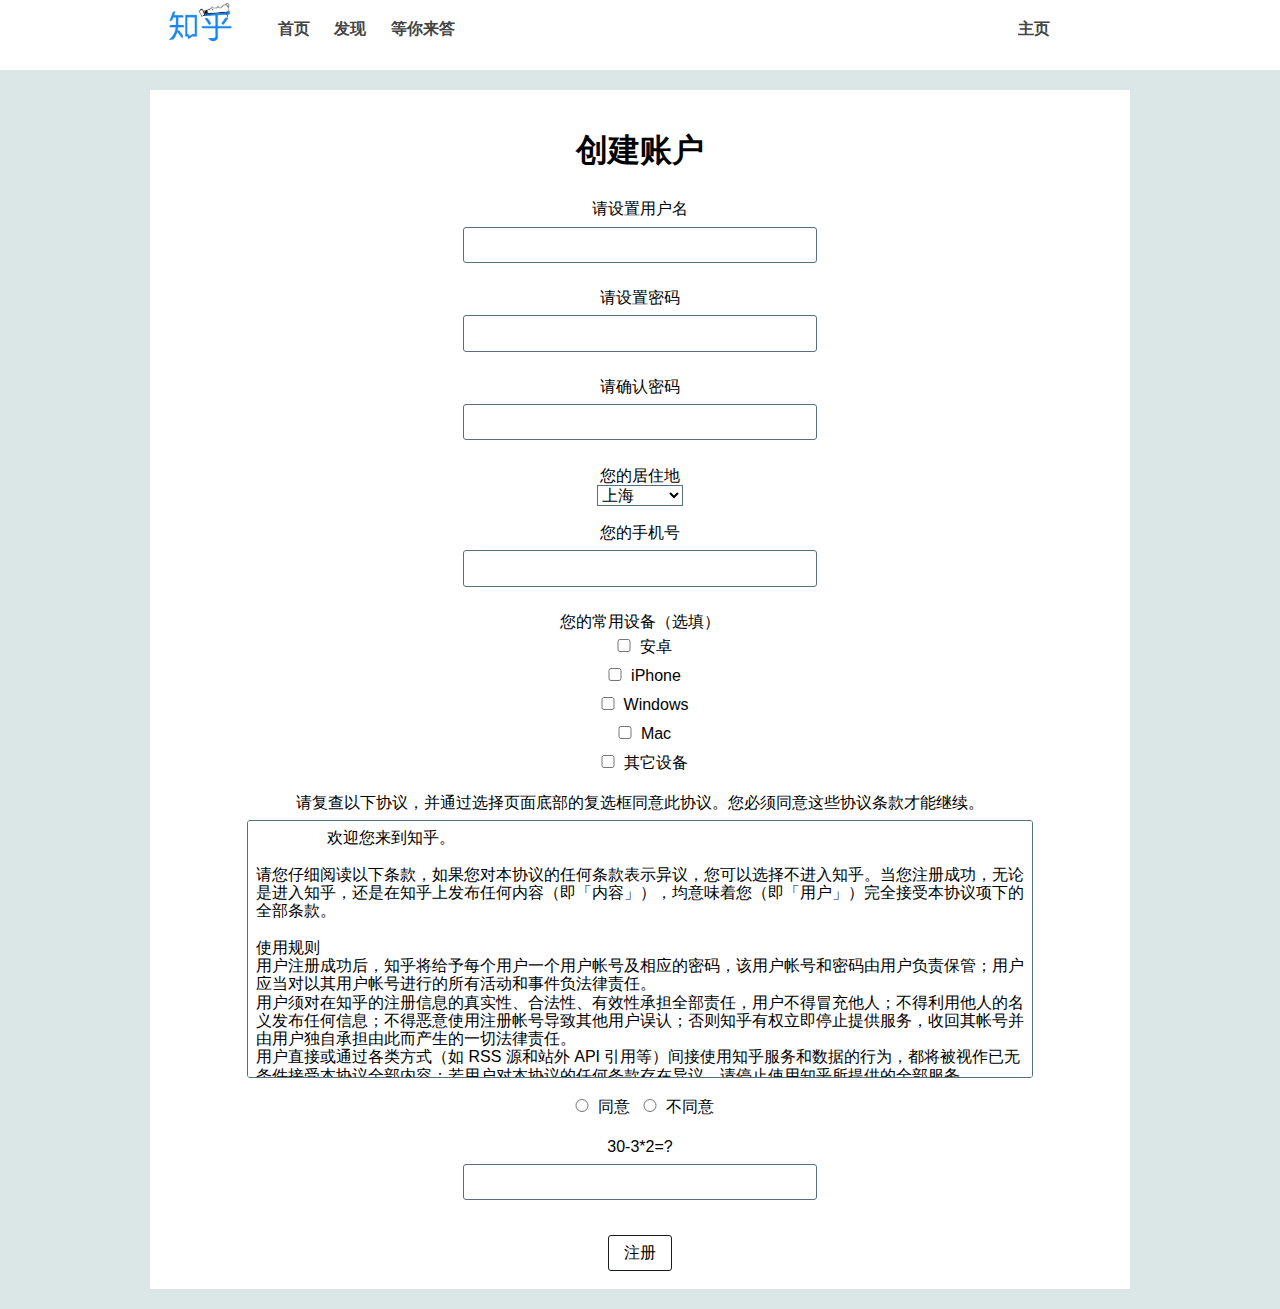
<file: lab3/register.html>
<!DOCTYPE html>
<html lang="en">
<head>
    <meta charset="UTF-8">
    <title>Register</title>
    <link href="css/reset.css" rel="stylesheet" type="text/css">
    <link href="css/register.css" rel="stylesheet" type="text/css">
</head>
<body>
<header>
    <nav>
        <h3>
            <a href="https://www.zhihu.com/"><img src="images/zhihu_logo.jpeg" alt="图片加载中" width="80" height="50"></a>
            <div class="div-left">
                <a href="https://www.zhihu.com/">首页</a>
                <a href="https://www.zhihu.com/">发现</a>
                <a href="https://www.zhihu.com/">等你来答</a>
            </div>
        </h3>

    </nav>
    <div class="div-right">
        <h3><a href="index.html">主页</a></h3>
    </div>
</header>
<div class="contents">
<h1>创建账户</h1>
<section>
    <form action="#" name="register" method="post">
        <p>
            请设置用户名<br>
            <input type="text" name="name" pattern="^(\w)+$" required>
        </p><br>
        <p>
            请设置密码<br>
            <input type="password" name="password" pattern="^[a-zA-Z0-9]{9,}$" required>
        </p><br>
        <p>
            请确认密码<br>
            <input type="password" name="repassword" required>
        </p><br>
        <p>
            您的居住地<br>
            <select name="area" required>
                <option value="bj">北京</option>
                <option value="sh" selected>上海</option>
                <option value="zj">浙江</option>
                <option value="gd">广东</option>
                <option value="tw">台湾</option>
                <option value="hn">海南</option>
                <option value="others">其他地方</option>
            </select>
        </p><br>
        <p>
            您的手机号<br>
            <input type="tel" name="tel" pattern="^1[0-9]{10}$" required>
        </p><br>
        <p>
            您的常用设备（选填）<br>
            <input type="checkbox" name="Android" value="1">安卓<br>
            <input type="checkbox" name="iPhone" value="1">iPhone<br>
            <input type="checkbox" name="Windows" value="1">Windows<br>
            <input type="checkbox" name="Mac" value="1">Mac<br>
            <input type="checkbox" name="others" value="1">其它设备<br>
        </p><br>
        <p>
            请复查以下协议，并通过选择页面底部的复选框同意此协议。您必须同意这些协议条款才能继续。<br>
            <textarea name="agreement" readonly="true" maxlength="90">
                欢迎您来到知乎。

请您仔细阅读以下条款，如果您对本协议的任何条款表示异议，您可以选择不进入知乎。当您注册成功，无论是进入知乎，还是在知乎上发布任何内容（即「内容」），均意味着您（即「用户」）完全接受本协议项下的全部条款。

使用规则
用户注册成功后，知乎将给予每个用户一个用户帐号及相应的密码，该用户帐号和密码由用户负责保管；用户应当对以其用户帐号进行的所有活动和事件负法律责任。
用户须对在知乎的注册信息的真实性、合法性、有效性承担全部责任，用户不得冒充他人；不得利用他人的名义发布任何信息；不得恶意使用注册帐号导致其他用户误认；否则知乎有权立即停止提供服务，收回其帐号并由用户独自承担由此而产生的一切法律责任。
用户直接或通过各类方式（如 RSS 源和站外 API 引用等）间接使用知乎服务和数据的行为，都将被视作已无条件接受本协议全部内容；若用户对本协议的任何条款存在异议，请停止使用知乎所提供的全部服务。
知乎是一个信息分享、传播及获取的平台，用户通过知乎发表的信息为公开的信息，其他第三方均可以通过知乎获取用户发表的信息，用户对任何信息的发表即认可该信息为公开的信息，并单独对此行为承担法律责任；任何用户不愿被其他第三人获知的信息都不应该在知乎上进行发表。
用户承诺不得以任何方式利用知乎直接或间接从事违反中国法律以及社会公德的行为，知乎有权对违反上述承诺的内容予以删除。
用户不得利用知乎服务制作、上载、复制、发布、传播或者转载如下内容：

反对宪法所确定的基本原则的；
危害国家安全，泄露国家秘密，颠覆国家政权，破坏国家统一的；
损害国家荣誉和利益的；
煽动民族仇恨、民族歧视，破坏民族团结的；
侮辱、滥用英烈形象，否定英烈事迹，美化粉饰侵略战争行为的；
破坏国家宗教政策，宣扬邪教和封建迷信的；
散布谣言，扰乱社会秩序，破坏社会稳定的；
散布淫秽、色情、赌博、暴力、凶杀、恐怖或者教唆犯罪的；
侮辱或者诽谤他人，侵害他人合法权益的；
含有法律、行政法规禁止的其他内容的信息。
所有用户同意遵守知乎社区管理规定（试行）和知乎视频服务协议（试行）。
机构用户同意遵守知乎机构号服务协议，以及知乎机构号使用规范（试行）。
知乎有权对用户使用知乎的情况进行审查和监督，如用户在使用知乎时违反任何上述规定，知乎或其授权的人有权要求用户改正或直接采取一切必要的措施（包括但不限于更改或删除用户张贴的内容、暂停或终止用户使用知乎的权利）以减轻用户不当行为造成的影响。
            </textarea><br>
            <input type="radio" value="agree" name="agree" required>同意
            <input type="radio" value="disagree" name="agree">不同意
        </p><br>
        <p>
            30-3*2=?<br>
            <input type="text" name="captcha" required>
        </p><br>
        <p>
            <input type="submit" name="register" value="注册">
        </p>
    </form>
</section>
</div>
</body>
</html>
</file>
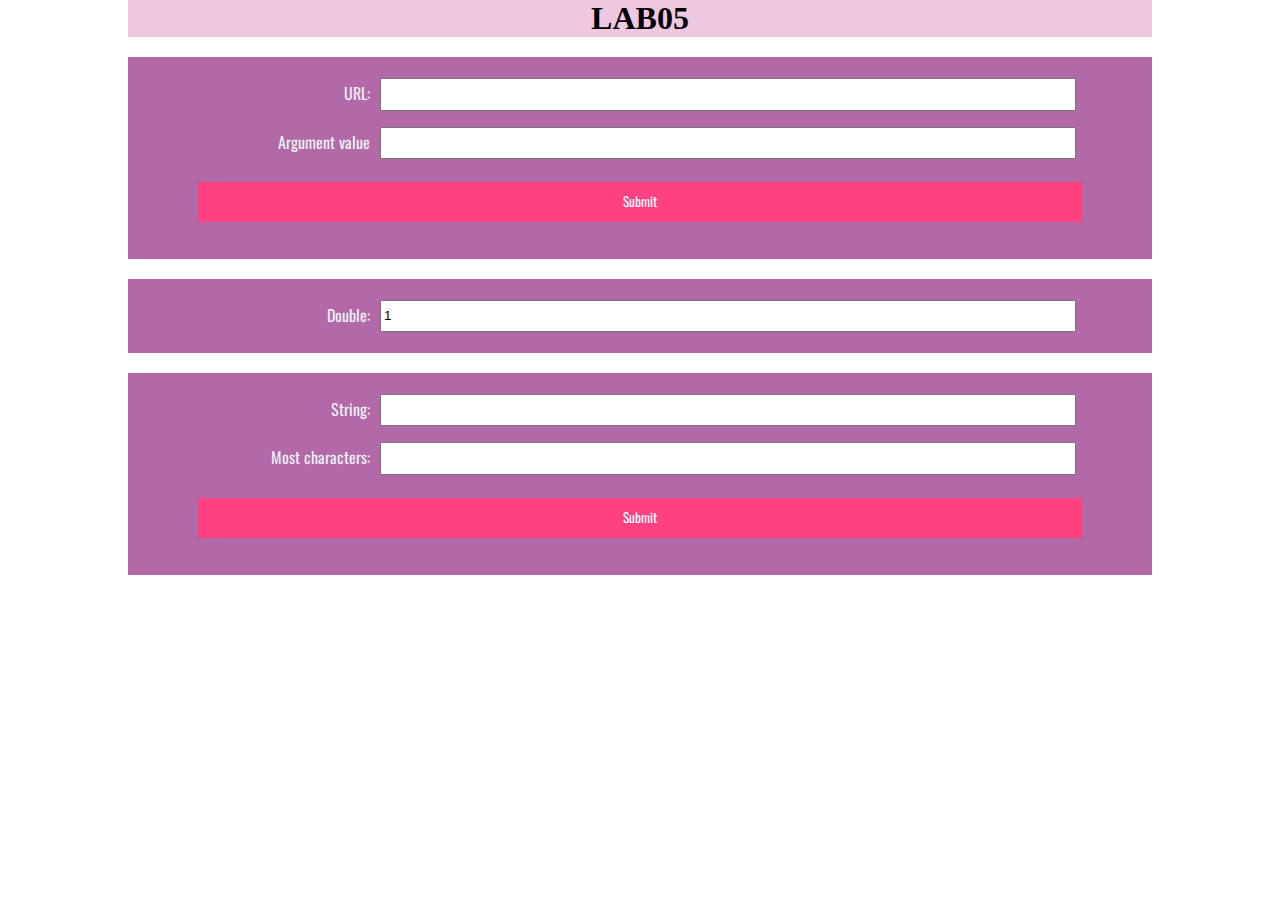
<file: lab5/lab05.html>
<!DOCTYPE html>
<html>
    <head>
        <meta charset="utf-8">
        <meta name="viewport" content="initial-scale=1.0,maximum-scale=1.0,width=device-width">
        <title>Lab05</title>
        <link href="lab05.css" rel="stylesheet">
    </head>
    <body>
        <!--header-->
        <div class="header" >
            <div id="nav">
                <h1>LAB05</h1>
            </div>
        </div>
        <!--form-->
        <form>
            <div class="item">
                <div>
                    <label for="url">URL:</label>
                    <input type="text" id="url"/>
                </div>
                <div>
                    <label for="url-result">Argument value</label>
                    <input type="text" id="url-result"/>
                </div>
                <div>
                    <button type="button" id="url_submit">Submit</button>
                </div>
            </div>
            <div class="item">
                <label for="mul">Double:</label>
                <input type="text" id="mul"/>
            </div>
            <div class="item">
                <div>
                    <label for="most">String:</label>
                    <input type="text" id="most"/>
                </div>
                <div>
                    <label for="most-result">Most characters:</label>
                    <input type="text" id="most-result"/>
                </div>
                <div>
                    <button type="button" id="most_submit">Submit</button>
                </div>
            </div>
        </form>
    </body>
</html>
<script src="lab05.js"></script>
</file>
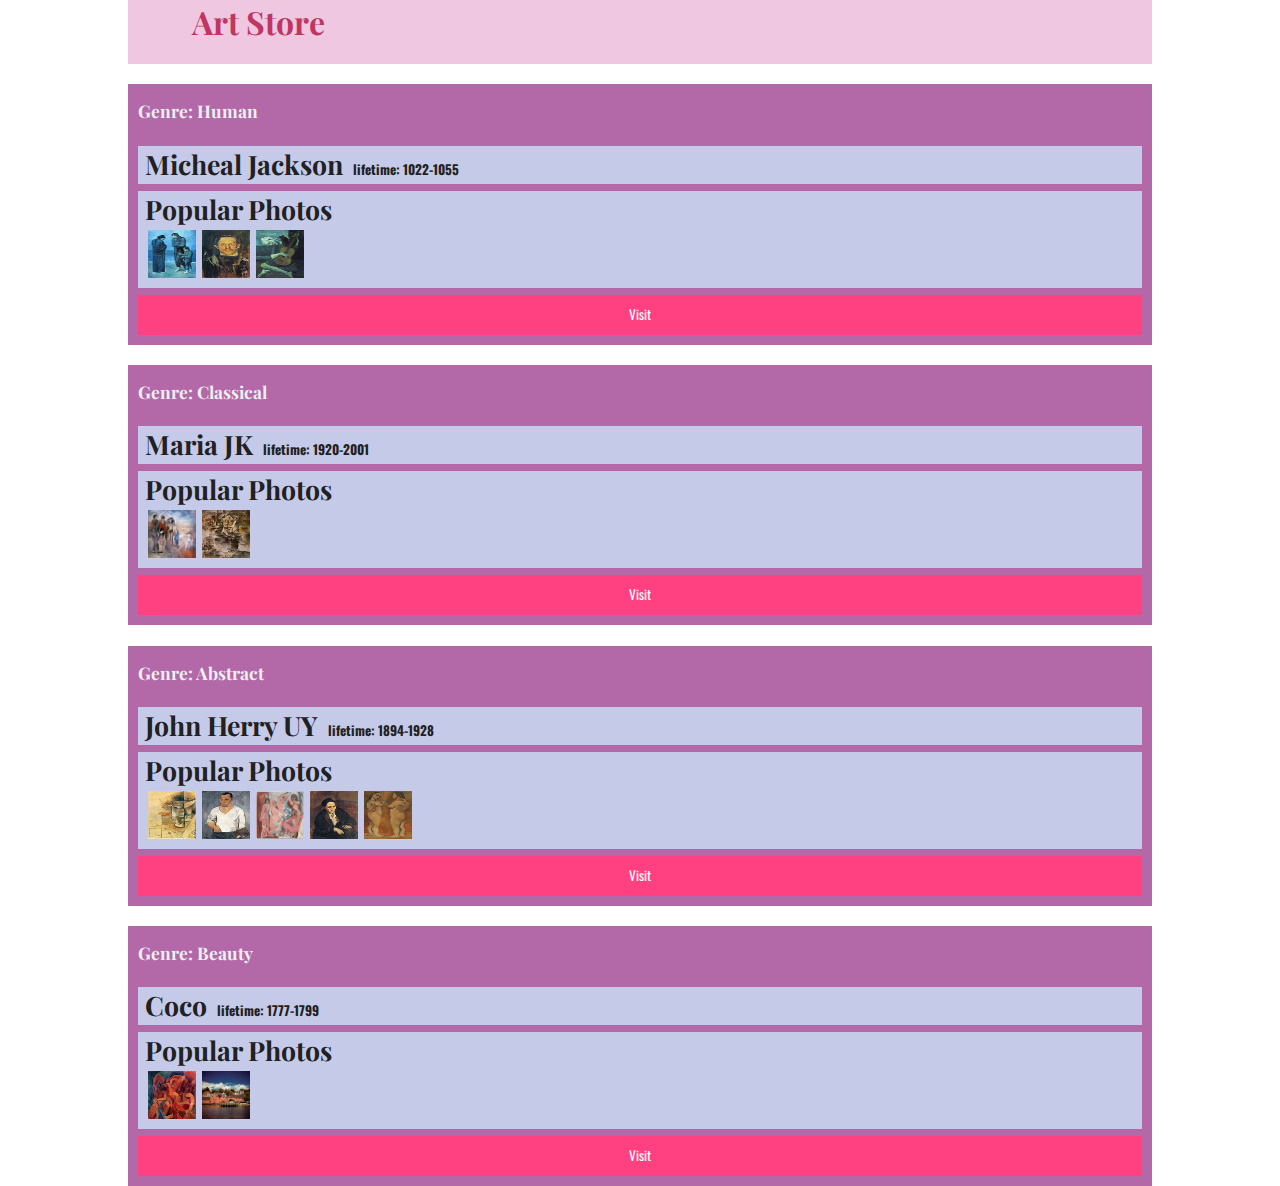
<file: lab7/lab07.html>
<!DOCTYPE html>
<html>
<head>
    <meta charset="utf-8">
    <meta name="viewport" content="initial-scale=1.0,maximum-scale=1.0,width=device-width">
    <title>Lab07</title>
    <link href="lab07.css" rel="stylesheet">
</head>
<body>
<!--header-->
<div class="header" >
    <div id="nav">
        <h1>Art Store</h1>
    </div>
</div>
<!--&lt;!&ndash;hot area&ndash;&gt;-->
<div class="flex-container justify">
<script src="./lab07.js"></script>
</div>
</body>
</html>
</file>
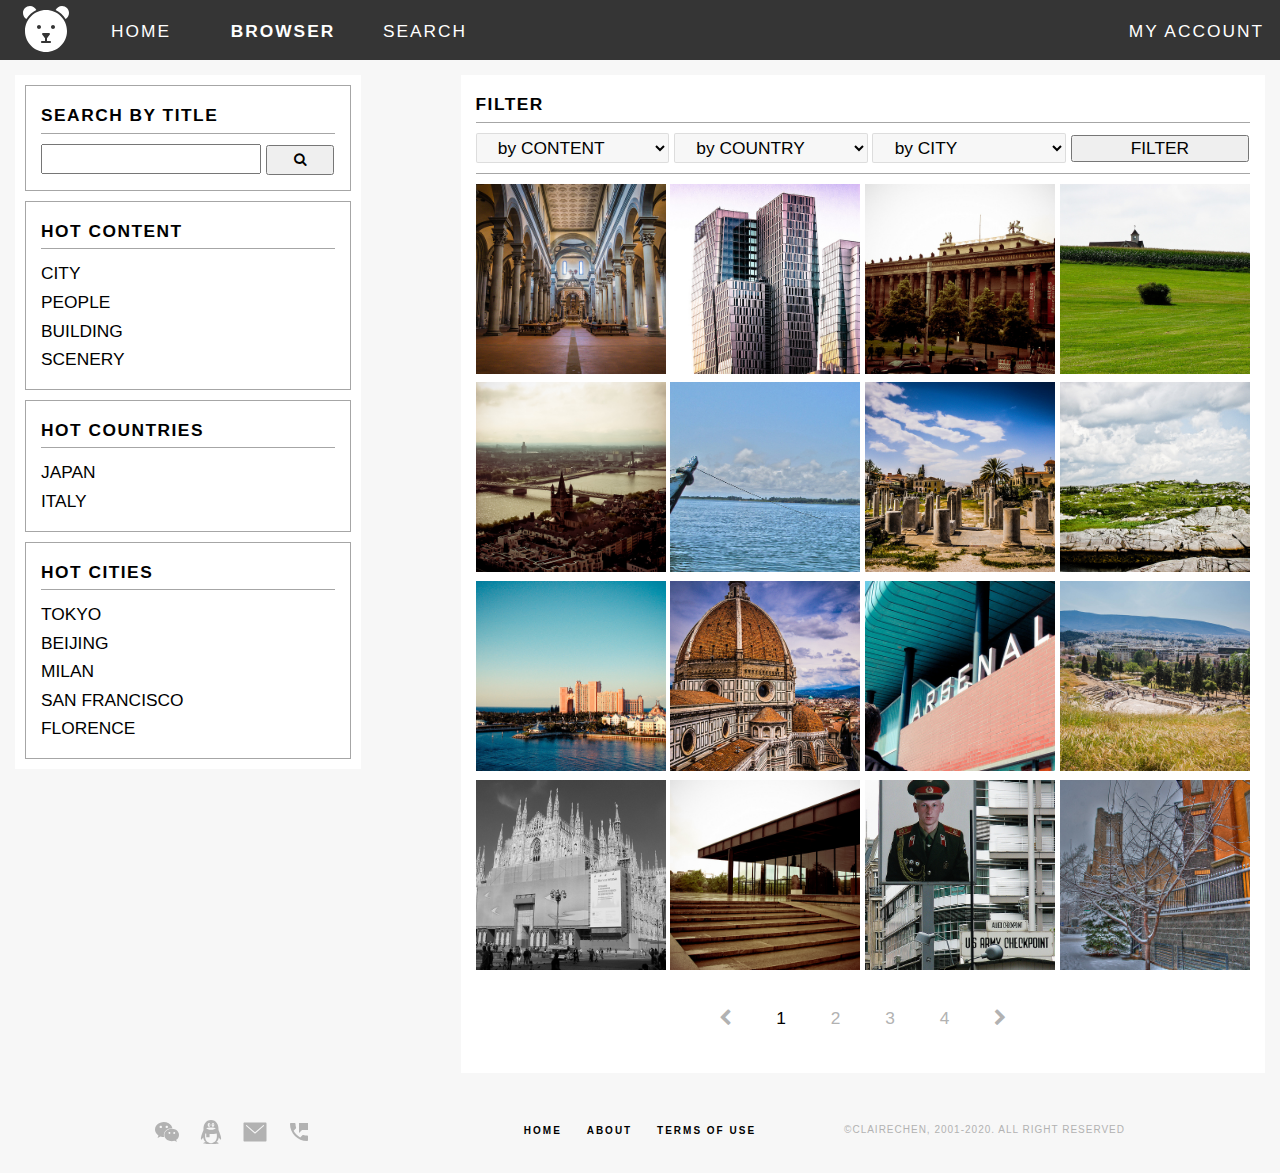
<file: pj1/src/browser.html>
<!DOCTYPE html>
<html lang="en">
<head>
    <meta charset="UTF-8">
    <meta name="viewport" content="width=device-width">
    <link href="css/reset.css" type="text/css" rel="stylesheet">
    <link href="css/browser.css" type="text/css" rel="stylesheet">
    <link href="../font-awesome-4.7.0/css/font-awesome.min.css" rel="stylesheet">
    <title>Browser</title>
</head>

<script type="text/javascript">
    var city=[
        ["Tokyo","Osaka","Kamakura"],
        ["Roma","Milan","Venice","Florence"],
        ["New York","San Francisco", "Washington"],
        ["Shanghai","Kunming","Beijing","Yantai"]
    ];
    function getCity(){
        var sltCountry = document.form1.country;
        var sltCity = document.form1.city;
        var country = city[sltCountry.selectedIndex - 1];
        sltCity.length = 1;
        for (var i=0; i < country.length; i++){
            sltCity[i+1] = new Option(country[i],country[i]);
        }
    }
</script>

<body>
    <header>
        <nav>
            <a href="Home.html" class="logo"><img src="../img/logo-white.svg" alt=""></a>
            <ul class="nav-list">
                <li class="nav-item nav-left"><a href="Home.html" class="nav-link">Home</a></li>
                <li class="nav-item nav-left is-active"><a href="browser.html" class="nav-link">Browser</a></li>
                <li class="nav-item nav-left"><a href="search.html" class="nav-link">Search</a></li>
                <li class="nav-item nav-right has-dropdown">
                    <a class="nav-link">My Account</a>
                    <div class="nav-dropdown">
                        <ul>
                            <li><a href="upload.html"><i class="fa fa-upload fa-fw" aria-hidden="true"></i>&nbsp;Upload</a></li>
                            <li><a href="myPhoto.html"><i class="fa fa-photo fa-fw" aria-hidden="true"></i>&nbsp;Photos</a></li>
                            <li><a href="favorite.html"><i class="fa fa-star fa-fw" aria-hidden="true"></i>&nbsp;Favorite</a></li>
                            <li><a href="../index.html"><i class="fa fa-sign-in fa-fw" aria-hidden="true"></i>&nbsp;Log In</a></li>
                        </ul>
                    </div>
                </li>
            </ul>

            <div class="phone-nav">
                <div class="nav-list menu">
                    <a class="nav-link">MENU</a>
                    <ul class="phone-dropdown">
                        <li class="nav-item"><a href="Home.html" class="nav-link">Home</a></li>
                        <li class="nav-item is-active"><a href="browser.html" class="nav-link">Browser</a></li>
                        <li class="nav-item"><a href="search.html" class="nav-link">Search</a></li>
                    </ul>
                </div>
                <div class="nav-list account">
                    <a class="nav-link"><i class="fa fa-paw" aria-hidden="true"></i></a>
                    <ul class="phone-dropdown">
                        <li class="nav-item"><a href="upload.html"><i class="fa fa-upload fa-fw" aria-hidden="true"></i></a></li>
                        <li class="nav-item"><a href="myPhoto.html"><i class="fa fa-photo fa-fw" aria-hidden="true"></i></a></li>
                        <li class="nav-item"><a href="favorite.html"><i class="fa fa-star fa-fw" aria-hidden="true"></i></a></li>
                        <li class="nav-item"><a href="../index.html"><i class="fa fa-sign-in fa-fw" aria-hidden="true"></i></a></li>
                    </ul>
                </div>
            </div>
        </nav>
    </header>

<div class="main">

    <aside>
        <section class="search-by-title">
            <h1>SEARCH BY TITLE</h1>
            <form method="post">
                <input type="search" alt="..."/>
                <button onclick="alert('search')"><i class="fa fa-search"></i></button>
            </form>
        </section>
        <section class="hot-content">
            <h1>HOT CONTENT</h1>
            <ul>
                <li><a onclick="alert('alert')">CITY</a></li>
                <li><a onclick="alert('alert')">PEOPLE</a></li>
                <li><a onclick="alert('alert')">BUILDING</a></li>
                <li><a onclick="alert('alert')">SCENERY</a></li>
            </ul>
        </section>
        <section class="hot-countries">
            <h1>HOT COUNTRIES</h1>
            <ul>
                <li><a onclick="alert('alert')">JAPAN</a></li>
                <li><a onclick="alert('alert')">ITALY</a></li>
            </ul>
        </section>
        <section class="hot-cities">
            <h1>HOT CITIES</h1>
            <ul>
                <li><a onclick="alert('alert')">TOKYO</a></li>
                <li><a onclick="alert('alert')">BEIJING</a></li>
                <li><a onclick="alert('alert')">MILAN</a></li>
                <li><a onclick="alert('alert')">SAN FRANCISCO</a></li>
                <li><a onclick="alert('alert')">FLORENCE</a></li>
            </ul>
        </section>
    </aside>

    <article>
        <h1>FILTER</h1>
        <div class="select-row">
            <form method="get" name="form1">
                <select name="content" id="by-content">
                    <option value="0" class="default-op">by CONTENT</option>
                    <option value="1">SCENERY</option>
                    <option value="1">ANIMAL</option>
                    <option value="1">BUILDING</option>
                    <option value="1">WONDER</option>
                    <option value="1">PEOPLE</option>
                    <option value="1">CITY</option>
                </select>
                <select name="country" id="by-country" onchange="getCity()">
                    <option value="0" class="default-op">by COUNTRY</option>
                    <option value="1">JAPAN</option>
                    <option value="2">ITALY</option>
                    <option value="3">AMERICA</option>
                    <option value="4">CHINA</option>
                </select>
                <select name="city" id="by-city">
                    <option value="0" class="default-op">by CITY</option>
                    <!--
                    <option value="1">BEIJING</option>
                    <option value="1">FLORENCE</option>
                    <option value="1">KAMAKURA</option>
                    <option value="1">KUNMING</option>
                    <option value="1">MILAN</option>
                    <option value="1">NEW YORK</option>
                    <option value="1">OSAKA</option>
                    <option value="1">ROMA</option>
                    <option value="1">SAN FRANCISCO</option>
                    <option value="1">SHANGHAI</option>
                    <option value="1">TOKYO</option>
                    <option value="1">VENICE</option>
                    <option value="1">WASHINGTON</option>
                    <option value="1">YANTAI</option>-->
                </select>

                <input type="button" id="filter-bt" value="FILTER" name="filter" onclick="alert('加载完毕')">
            </form>
        </div>

        <div class="grid">
            <div class="row">
                <div><a href="detail.html"><img src="../img/travel-images/normal/medium/9504451722.jpg" alt=""></a></div>
                <div><a href="detail.html"><img class="h" src="../img/travel-images/normal/medium/city.jpg" alt=""></a></div>
                <div><a href="detail.html"><img src="../img/travel-images/normal/medium/6115603234.jpg" alt=""></a></div>
                <div><a href="detail.html"><img src="../img/travel-images/normal/medium/field.jpg" alt=""></a></div>
            </div>
            <div class="row">
                <div><a href="detail.html"><img class="h" src="../img/travel-images/normal/medium/6114850721.jpg" alt=""></a></div>
                <div><a href="detail.html"><img src="../img/travel-images/normal/medium/sea.jpg" alt=""></a></div>
                <div><a href="detail.html"><img src="../img/travel-images/normal/medium/8711623884.jpg" alt=""></a></div>
                <div><a href="detail.html"><img src="../img/travel-images/normal/medium/5856616479.jpg" alt=""></a></div>
            </div>
            <div class="row">
                <div><a href="detail.html"><img src="../img/travel-images/normal/medium/6119127716.jpg" alt=""></a></div>
                <div><a href="detail.html"><img class="h" src="../img/travel-images/normal/medium/9498358806.jpg" alt=""></a></div>
                <div><a href="detail.html"><img src="../img/travel-images/normal/medium/5855735700.jpg" alt=""></a></div>
                <div><a href="detail.html"><img src="../img/travel-images/normal/medium/8710513053.jpg" alt=""></a></div>
            </div>
            <div class="row">
                <div><a href="detail.html"><img src="../img/travel-images/normal/medium/222223.jpg" alt=""></a></div>
                <div><a href="detail.html"><img src="../img/travel-images/normal/medium/6114867983.jpg" alt=""></a></div>
                <div><a href="detail.html"><img class="h" src="../img/travel-images/normal/medium/6115548152.jpg" alt=""></a></div>
                <div><a href="detail.html"><img src="../img/travel-images/normal/medium/6592317633.jpg" alt=""></a></div>
            </div>
        </div>

        <div class="pagination-wrapper">
            <div class="pagination">
                <ul>
                    <li class="pagination-item"><a><i class="fa fa-chevron-left"></i></a></li>
                    <li class="pagination-item pagination-item-current"><a>1</a></li>
                    <li class="pagination-item"><a>2</a></li>
                    <li class="pagination-item"><a>3</a></li>
                    <li class="pagination-item"><a>4</a></li>
                    <li class="pagination-item"><a><i class="fa fa-chevron-right"></i></a></li>
                </ul>
            </div>
        </div>
    </article>

</div>

    <footer>
        <div class="footer-container">
            <div class="footer-social">
                <ul class="footer-social-list">
                    <li><a><img src="../img/icon/wechat.svg"></a></li>
                    <li><a><img src="../img/icon/tencentqq.svg"></a></li>
                    <li><a><img src="../img/icon/email.svg"></a></li>
                    <li><a><img src="../img/icon/phone.svg"></a></li>
                </ul>
            </div>
            <div class="footer-sitemap">
                <ul class="footer-sitemap-list">
                    <li><a href="Home.html">HOME</a></li>
                    <li><a>ABOUT</a></li>
                    <li><a>TERMS OF USE</a></li>
                </ul>
            </div>
            <div class="footer-copyright">
                <p>&copy;CLAIRECHEN, 2001-2020. ALL RIGHT RESERVED</p>
            </div>
        </div>
    </footer>
</body>

</html>
</file>
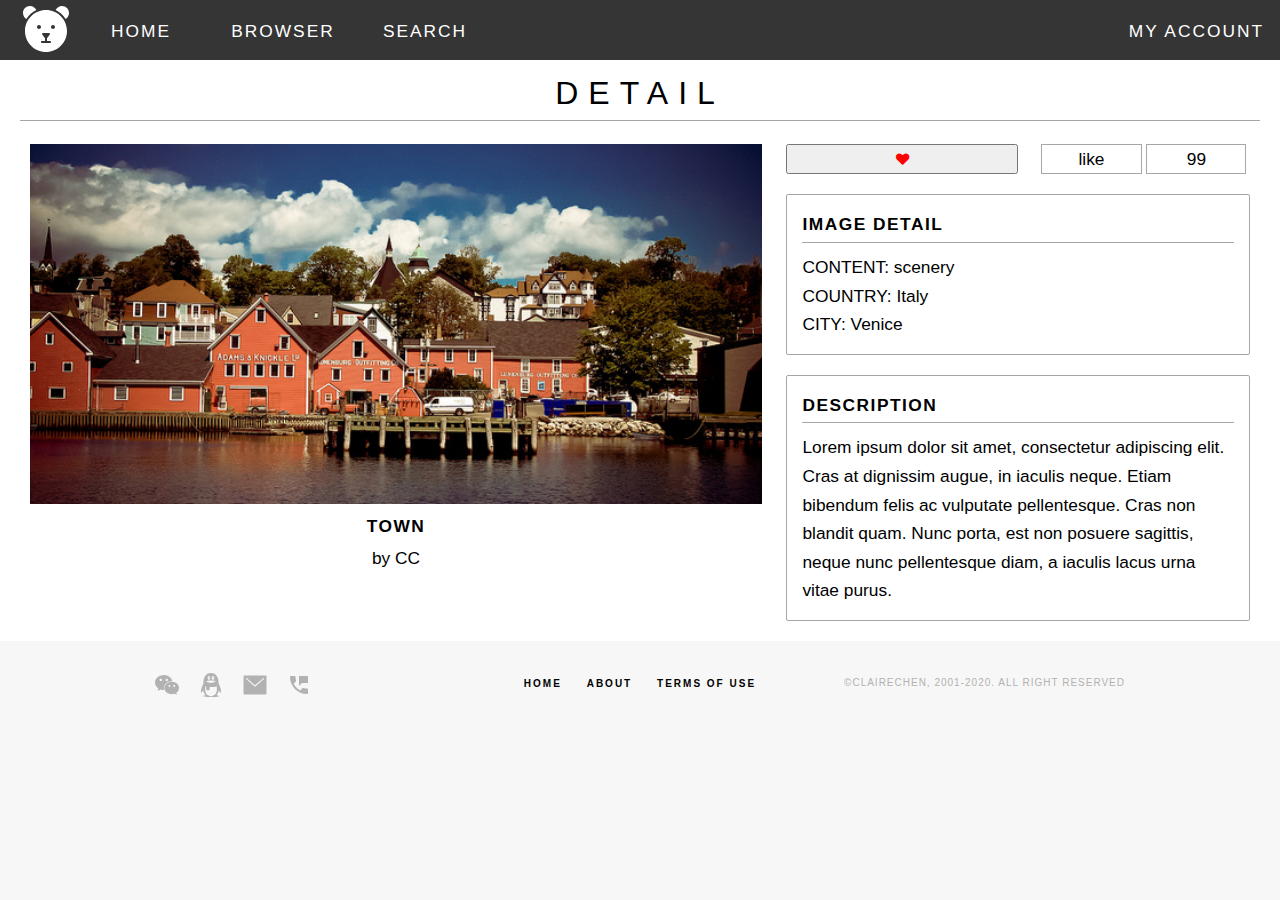
<file: pj1/src/detail.html>
<!DOCTYPE html>
<html lang="en">
<head>
    <meta charset="UTF-8">
    <meta name="viewport" content="width=device-width">
    <link href="css/reset.css" type="text/css" rel="stylesheet">
    <link href="css/myPhoto.css" type="text/css" rel="stylesheet">
    <link href="css/detail.css" type="text/css" rel="stylesheet">
    <link href="../font-awesome-4.7.0/css/font-awesome.min.css" rel="stylesheet">
    <title>Detail</title>
</head>
<body>
<header>
    <nav>
        <a href="Home.html" class="logo"><img src="../img/logo-white.svg" alt=""></a>
        <ul class="nav-list">
            <li class="nav-item nav-left"><a href="Home.html" class="nav-link">Home</a></li>
            <li class="nav-item nav-left"><a href="browser.html" class="nav-link">Browser</a></li>
            <li class="nav-item nav-left"><a href="search.html" class="nav-link">Search</a></li>
            <li class="nav-item nav-right has-dropdown">
                <a class="nav-link">My Account</a>
                <div class="nav-dropdown">
                    <ul>
                        <li><a href="upload.html"><i class="fa fa-upload fa-fw" aria-hidden="true"></i>&nbsp;Upload</a></li>
                        <li><a href="myPhoto.html"><i class="fa fa-photo fa-fw" aria-hidden="true"></i>&nbsp;Photos</a></li>
                        <li><a href="favorite.html"><i class="fa fa-star fa-fw" aria-hidden="true"></i>&nbsp;Favorite</a></li>
                        <li><a href="../index.html"><i class="fa fa-sign-in fa-fw" aria-hidden="true"></i>&nbsp;Log In</a></li>
                    </ul>
                </div>
            </li>
        </ul>

        <div class="phone-nav">
            <div class="nav-list menu">
                <a class="nav-link">MENU</a>
                <ul class="phone-dropdown">
                    <li class="nav-item"><a href="Home.html" class="nav-link">Home</a></li>
                    <li class="nav-item"><a href="browser.html" class="nav-link">Browser</a></li>
                    <li class="nav-item"><a href="search.html" class="nav-link">Search</a></li>
                </ul>
            </div>
            <div class="nav-list account">
                <a class="nav-link"><i class="fa fa-paw" aria-hidden="true"></i></a>
                <ul class="phone-dropdown">
                    <li class="nav-item"><a href="upload.html"><i class="fa fa-upload fa-fw" aria-hidden="true"></i></a></li>
                    <li class="nav-item"><a href="myPhoto.html"><i class="fa fa-photo fa-fw" aria-hidden="true"></i></a></li>
                    <li class="nav-item"><a href="favorite.html"><i class="fa fa-star fa-fw" aria-hidden="true"></i></a></li>
                    <li class="nav-item"><a href="../index.html"><i class="fa fa-sign-in fa-fw" aria-hidden="true"></i></a></li>
                </ul>
            </div>
        </div>
    </nav>
</header>
<div class="main">
    <h1>DETAIL</h1>

    <article>
        <div id="pic">
            <img src="../img/travel-images/normal/medium/5856697109.jpg" alt="">
            <h2>TOWN</h2>
            <p>by CC</p>
        </div>
        <div id="right-block">
            <div class="like-block">
                <button id="like" onclick="alert('已收藏')"><i class="fa fa-heart"></i></button>
                <ul class="like-num">
                    <li>like</li>
                    <li>99</li>
                </ul>
            </div>
            <section class="pic-detail">
                <h2>IMAGE DETAIL</h2>
                <ul>
                    <li>CONTENT: scenery</li>
                    <li>COUNTRY: Italy</li>
                    <li>CITY: Venice</li>
                </ul>
            </section>
            <section class="description">
                <h2>DESCRIPTION</h2>
                <p>Lorem ipsum dolor sit amet, consectetur adipiscing elit. Cras at dignissim augue, in iaculis neque.
                    Etiam bibendum felis ac vulputate pellentesque. Cras non blandit quam. Nunc porta, est non posuere
                    sagittis, neque nunc pellentesque diam, a iaculis lacus urna vitae purus.</p>
            </section>
        </div>
    </article>
</div>
<footer>
    <div class="footer-container">
        <div class="footer-social">
            <ul class="footer-social-list">
                <li><a><img src="../img/icon/wechat.svg"></a></li>
                <li><a><img src="../img/icon/tencentqq.svg"></a></li>
                <li><a><img src="../img/icon/email.svg"></a></li>
                <li><a><img src="../img/icon/phone.svg"></a></li>
            </ul>
        </div>
        <div class="footer-sitemap">
            <ul class="footer-sitemap-list">
                <li><a href="Home.html">HOME</a></li>
                <li><a>ABOUT</a></li>
                <li><a>TERMS OF USE</a></li>
            </ul>
        </div>
        <div class="footer-copyright">
            <p>&copy;CLAIRECHEN, 2001-2020. ALL RIGHT RESERVED</p>
        </div>
    </div>
</footer>
</body>
</html>
</file>
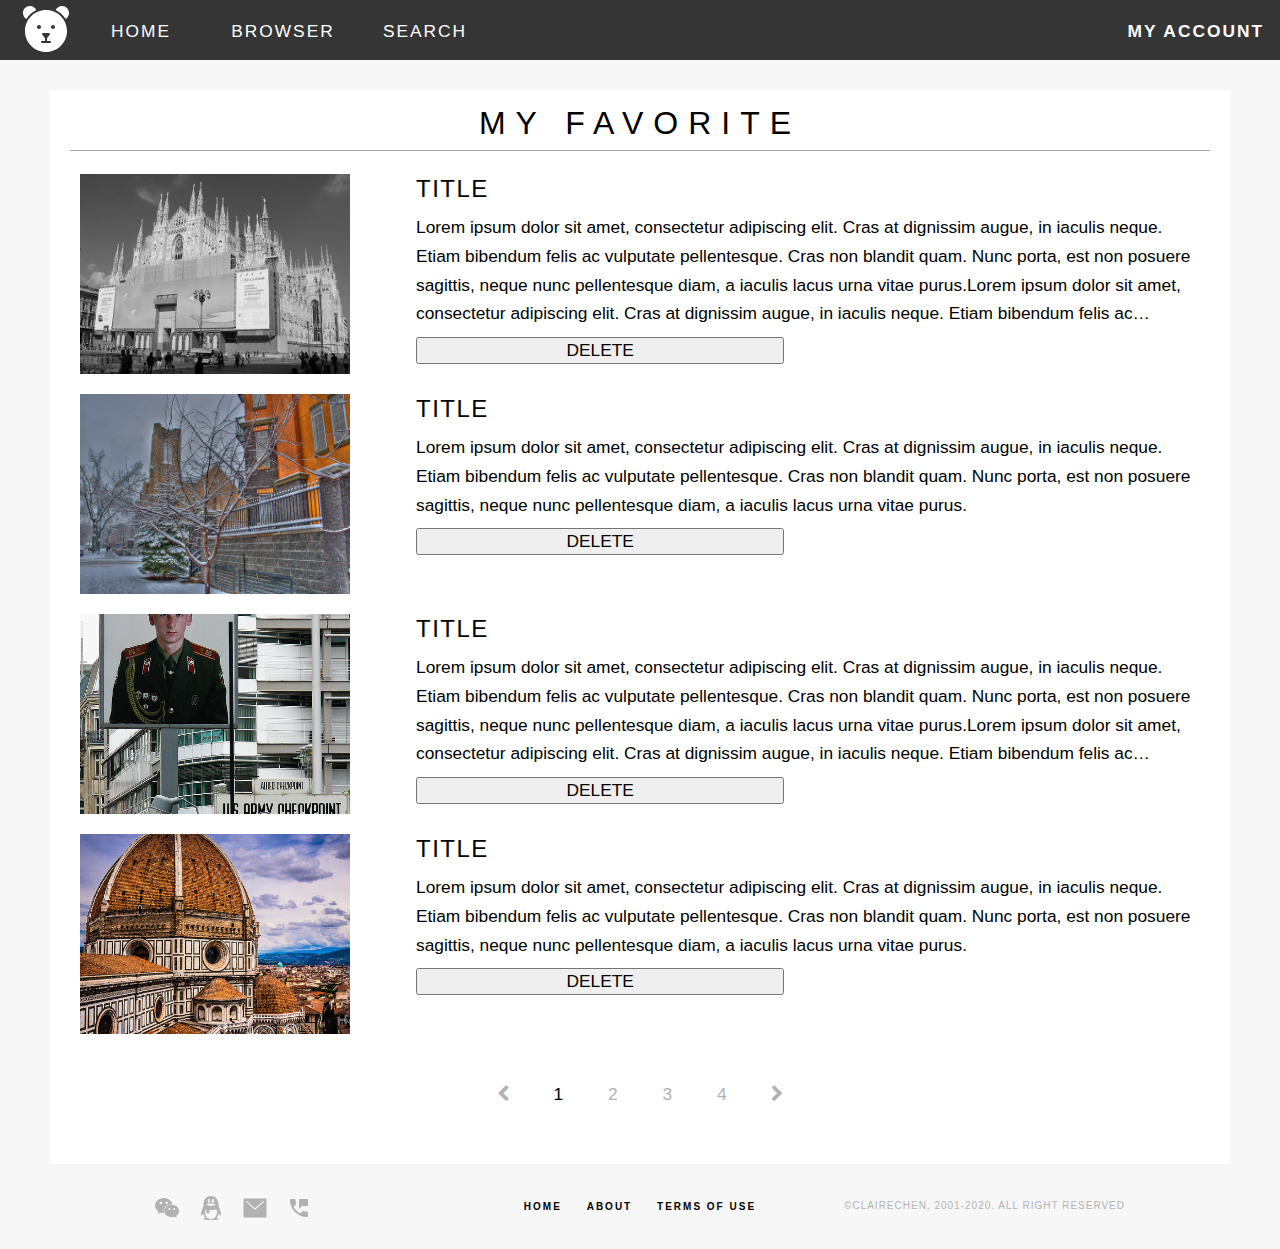
<file: pj1/src/favorite.html>
<!DOCTYPE html>
<html lang="en">
<head>
    <meta charset="UTF-8">
    <meta name="viewport" content="width=device-width">
    <link href="css/reset.css" type="text/css" rel="stylesheet">
    <link href="css/myPhoto.css" type="text/css" rel="stylesheet">
    <link href="../font-awesome-4.7.0/css/font-awesome.min.css" rel="stylesheet">
    <title>My Favorite</title>
</head>
<body>
    <header>
    <nav>
        <a href="Home.html" class="logo"><img src="../img/logo-white.svg" alt=""></a>
        <ul class="nav-list">
            <li class="nav-item nav-left"><a href="Home.html" class="nav-link">Home</a></li>
            <li class="nav-item nav-left"><a href="browser.html" class="nav-link">Browser</a></li>
            <li class="nav-item nav-left"><a href="search.html" class="nav-link">Search</a></li>
            <li class="nav-item nav-right has-dropdown is-active">
                <a class="nav-link">My Account</a>
                <div class="nav-dropdown">
                    <ul>
                        <li><a href="upload.html"><i class="fa fa-upload fa-fw" aria-hidden="true"></i>&nbsp;Upload</a></li>
                        <li><a href="myPhoto.html"><i class="fa fa-photo fa-fw" aria-hidden="true"></i>&nbsp;Photos</a></li>
                        <li class="is-active"><a href="favorite.html"><i class="fa fa-star fa-fw" aria-hidden="true"></i>&nbsp;Favorite</a></li>
                        <li><a href="../index.html"><i class="fa fa-sign-in fa-fw" aria-hidden="true"></i>&nbsp;Log In</a></li>
                    </ul>
                </div>
            </li>
        </ul>

        <div class="phone-nav">
            <div class="nav-list menu">
                <a class="nav-link">MENU</a>
                <ul class="phone-dropdown">
                    <li class="nav-item"><a href="Home.html" class="nav-link">Home</a></li>
                    <li class="nav-item"><a href="browser.html" class="nav-link">Browser</a></li>
                    <li class="nav-item"><a href="search.html" class="nav-link">Search</a></li>
                </ul>
            </div>
            <div class="nav-list account">
                <a class="nav-link"><i class="fa fa-paw" aria-hidden="true"></i></a>
                <ul class="phone-dropdown">
                    <li class="nav-item"><a href="upload.html"><i class="fa fa-upload fa-fw" aria-hidden="true"></i></a></li>
                    <li class="nav-item"><a href="myPhoto.html"><i class="fa fa-photo fa-fw" aria-hidden="true"></i></a></li>
                    <li class="nav-item"><a href="favorite.html"><i class="fa fa-star fa-fw" aria-hidden="true"></i></a></li>
                    <li class="nav-item"><a href="../index.html"><i class="fa fa-sign-in fa-fw" aria-hidden="true"></i></a></li>
                </ul>
            </div>
        </div>
    </nav>
</header>

    <div class="main">
    <h1>MY FAVORITE</h1>

    <article>
        <ul class="pic-list">
            <li class="pic-item">
                <a href="detail.html"><img src="../img/travel-images/normal/medium/222223.jpg" alt=""></a>
                <div>
                    <h2>TITLE</h2>
                    <p>Lorem ipsum dolor sit amet, consectetur adipiscing elit. Cras at dignissim augue, in iaculis neque.
                        Etiam bibendum felis ac vulputate pellentesque. Cras non blandit quam. Nunc porta, est non posuere
                        sagittis, neque nunc pellentesque diam, a iaculis lacus urna vitae purus.Lorem ipsum dolor sit amet, consectetur adipiscing elit. Cras at dignissim augue, in iaculis neque.
                        Etiam bibendum felis ac vulputate pellentesque. Cras non blandit quam. Nunc porta, est non posuere
                        sagittis, neque nunc pellentesque diam, a iaculis lacus urna vitae purus.
                    </p>
                    <form>
                        <input type="button" name="delete" value="DELETE" onclick="alert()">
                    </form>
                </div>
            </li>
            <li class="pic-item">
                <a href="detail.html"><img src="../img/travel-images/normal/medium/6592317633.jpg" alt=""></a>
                <div>
                    <h2>TITLE</h2>
                    <p>Lorem ipsum dolor sit amet, consectetur adipiscing elit. Cras at dignissim augue, in iaculis neque.
                        Etiam bibendum felis ac vulputate pellentesque. Cras non blandit quam. Nunc porta, est non posuere
                        sagittis, neque nunc pellentesque diam, a iaculis lacus urna vitae purus.
                    </p>
                    <form>
                        <input type="button" name="delete" value="DELETE" onclick="alert()">
                    </form>
                </div>
            </li>
            <li class="pic-item">
                <a href="detail.html"><img src="../img/travel-images/normal/medium/6115548152.jpg" alt=""></a>
                <div>
                    <h2>TITLE</h2>
                    <p>Lorem ipsum dolor sit amet, consectetur adipiscing elit. Cras at dignissim augue, in iaculis neque.
                        Etiam bibendum felis ac vulputate pellentesque. Cras non blandit quam. Nunc porta, est non posuere
                        sagittis, neque nunc pellentesque diam, a iaculis lacus urna vitae purus.Lorem ipsum dolor sit amet, consectetur adipiscing elit. Cras at dignissim augue, in iaculis neque.
                        Etiam bibendum felis ac vulputate pellentesque. Cras non blandit quam. Nunc porta, est non posuere
                        sagittis, neque nunc pellentesque diam, a iaculis lacus urna vitae purus.
                    </p>
                    <form>
                        <input type="button" name="delete" value="DELETE" onclick="alert()">
                    </form>
                </div>
            </li>
            <li class="pic-item">
                <a href="detail.html"><img src="../img/travel-images/normal/medium/9498358806.jpg" alt=""></a>
                <div>
                    <h2>TITLE</h2>
                    <p>Lorem ipsum dolor sit amet, consectetur adipiscing elit. Cras at dignissim augue, in iaculis neque.
                        Etiam bibendum felis ac vulputate pellentesque. Cras non blandit quam. Nunc porta, est non posuere
                        sagittis, neque nunc pellentesque diam, a iaculis lacus urna vitae purus.
                    </p>
                    <form>
                        <input type="button" name="delete" value="DELETE" onclick="alert()">
                    </form>
                </div>
            </li>
        </ul>
        <div class="pagination-wrapper">
            <div class="pagination">
                <ul>
                    <li class="pagination-item"><a><i class="fa fa-chevron-left"></i></a></li>
                    <li class="pagination-item pagination-item-current"><a>1</a></li>
                    <li class="pagination-item"><a>2</a></li>
                    <li class="pagination-item"><a>3</a></li>
                    <li class="pagination-item"><a>4</a></li>
                    <li class="pagination-item"><a><i class="fa fa-chevron-right"></i></a></li>
                </ul>
            </div>
        </div>
    </article>
</div>

    <footer>
    <div class="footer-container">
        <div class="footer-social">
            <ul class="footer-social-list">
                <li><a><img src="../img/icon/wechat.svg"></a></li>
                <li><a><img src="../img/icon/tencentqq.svg"></a></li>
                <li><a><img src="../img/icon/email.svg"></a></li>
                <li><a><img src="../img/icon/phone.svg"></a></li>
            </ul>
        </div>
        <div class="footer-sitemap">
            <ul class="footer-sitemap-list">
                <li><a href="Home.html">HOME</a></li>
                <li><a>ABOUT</a></li>
                <li><a>TERMS OF USE</a></li>
            </ul>
        </div>
        <div class="footer-copyright">
            <p>&copy;CLAIRECHEN, 2001-2020. ALL RIGHT RESERVED</p>
        </div>
    </div>
</footer>
</body>
</html>
</file>
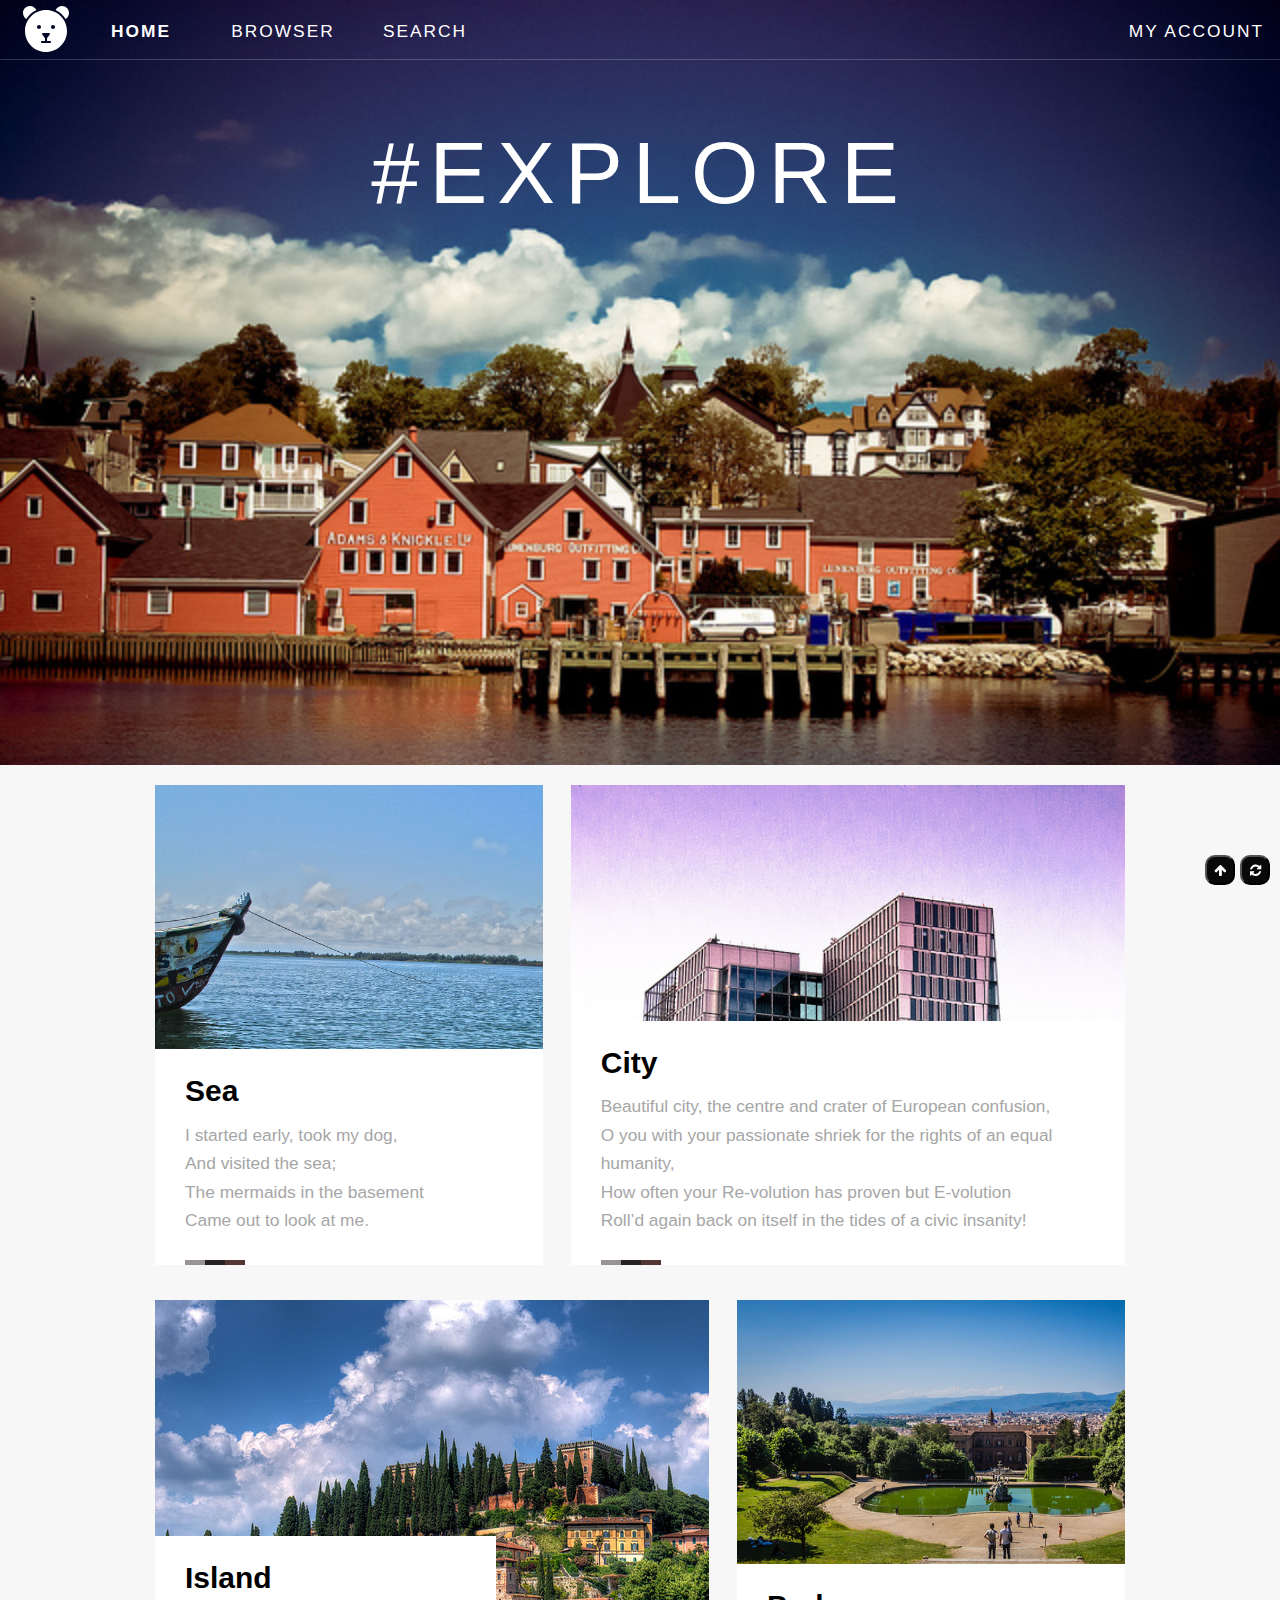
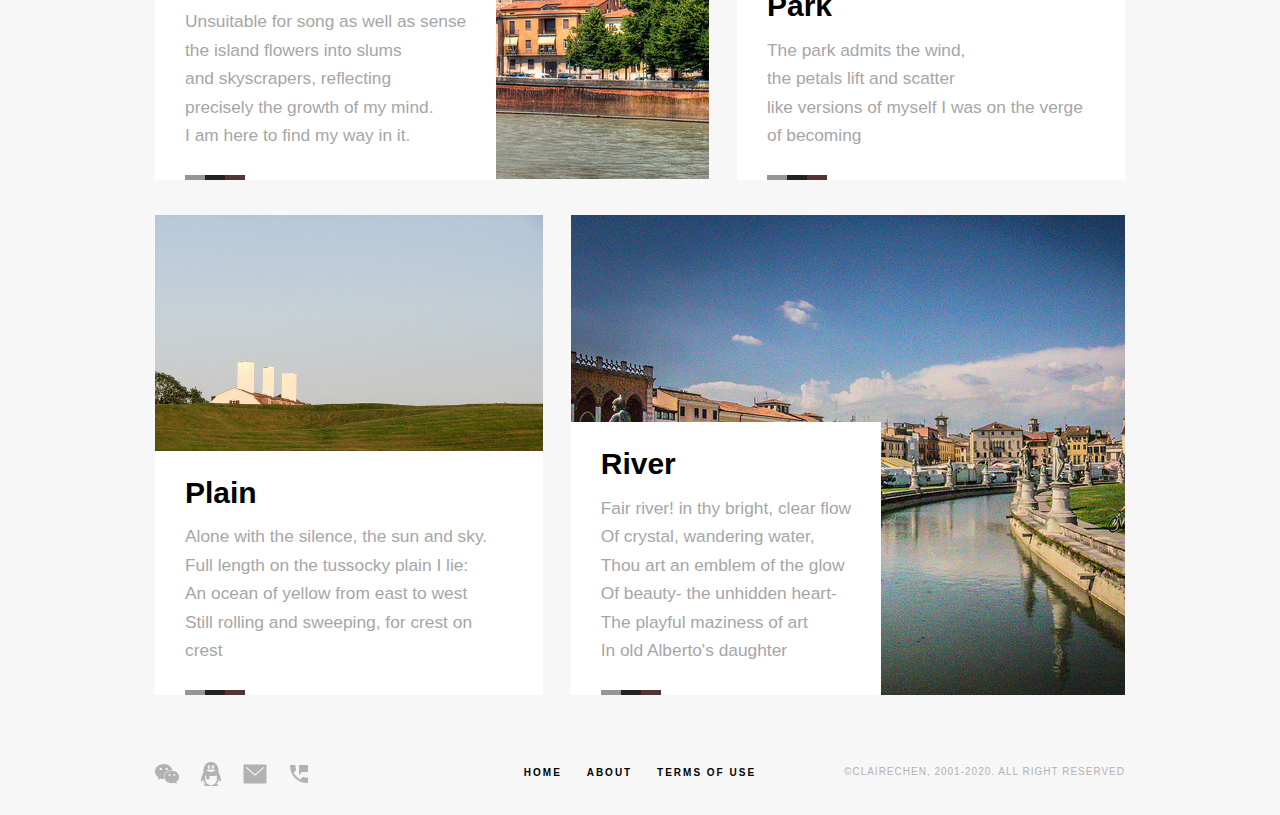
<file: pj1/src/Home.html>
<!DOCTYPE html>
<html lang="en">
<head>
    <meta charset="UTF-8">
    <meta name="viewport" content="width=device-width">
    <title>Home</title>
    <link href="css/reset.css" rel="stylesheet" type="text/css">
    <link href="css/Home.css" rel="stylesheet" type="text/css">
    <link href="../font-awesome-4.7.0/css/font-awesome.min.css" rel="stylesheet">
</head>
<body>

    <a name="#top"></a>
    <header id="header" class="alt">
        <nav>
        <a href="Home.html" class="logo"><img src="../img/logo-white.svg" alt=""></a>
        <ul class="nav-list">
            <li class="nav-item nav-left is-active"><a href="Home.html" class="nav-link">Home</a></li>
            <li class="nav-item nav-left"><a href="browser.html" class="nav-link">Browser</a></li>
            <li class="nav-item nav-left"><a href="search.html" class="nav-link">Search</a></li>
            <li class="nav-item nav-right has-dropdown">
                <a class="nav-link">My Account</a>
                <div class="nav-dropdown">
                    <ul>
                        <li><a href="upload.html"><i class="fa fa-upload fa-fw" aria-hidden="true"></i>&nbsp;Upload</a></li>
                        <li><a href="myPhoto.html"><i class="fa fa-photo fa-fw" aria-hidden="true"></i>&nbsp;Photos</a></li>
                        <li><a href="favorite.html"><i class="fa fa-star fa-fw" aria-hidden="true"></i>&nbsp;Favorite</a></li>
                        <li><a href="../index.html"><i class="fa fa-sign-in fa-fw" aria-hidden="true"></i>&nbsp;Log In</a></li>
                    </ul>
                </div>
            </li>
        </ul>

        <div class="phone-nav">
            <div class="nav-list menu">
                <a class="nav-link">MENU</a>
                <ul class="phone-dropdown">
                    <li class="nav-item is-active "><a href="Home.html" class="nav-link">Home</a></li>
                    <li class="nav-item"><a href="browser.html" class="nav-link">Browser</a></li>
                    <li class="nav-item"><a href="search.html" class="nav-link">Search</a></li>
                </ul>
            </div>
            <div class="nav-list account">
                <a class="nav-link"><i class="fa fa-paw" aria-hidden="true"></i></a>
                <ul class="phone-dropdown">
                    <li class="nav-item"><a href="upload.html"><i class="fa fa-upload fa-fw" aria-hidden="true"></i></a></li>
                    <li class="nav-item"><a href="myPhoto.html"><i class="fa fa-photo fa-fw" aria-hidden="true"></i></a></li>
                    <li class="nav-item"><a href="favorite.html"><i class="fa fa-star fa-fw" aria-hidden="true"></i></a></li>
                    <li class="nav-item"><a href="../index.html"><i class="fa fa-sign-in fa-fw" aria-hidden="true"></i></a></li>
                </ul>
            </div>
        </div>

        </nav>
    </header>


    <section class="banner">
        <p>#EXPLORE</p>
    </section>


    <section class="display">
        <div class="display-container">
            <a href="detail.html">
                <div class="display-box">
                <div class="display-inf">
                    <h3>Sea</h3>
                    <p>I started early, took my dog,<br>
                        And visited the sea;<br>
                        The mermaids in the basement<br>
                        Came out to look at me.
                    </p>
                    <!--<p>Emily Dickson <em>By the Sea</em></p>-->
                    <div class="palette">
                        <span class="palette-color" style="background:rgb(152,147,149);"></span>
                        <span class="palette-color" style="background:rgb(38,34,34);"></span>
                        <span class="palette-color" style="background:rgb(83,53,51);"></span>
                    </div>
                </div>
                <div class="display-pic">
                    <img src="../img/travel-images/normal/medium/sea.jpg"/>
                </div>
                </div>
            </a>
            <a href="detail.html"><div class="display-box big last">
                <div class="display-inf">
                    <h3>City</h3>
                    <p>Beautiful city, the centre and crater of European confusion,<br>
                        O you with your passionate shriek for the rights of an equal<br>
                        humanity,<br>
                        How often your Re-volution has proven but E-volution<br>
                        Roll’d again back on itself in the tides of a civic insanity!
                    </p>
                    <!--<p>Alfred Lord Tennyson<em>Beautiful City</em></p>-->
                    <div class="palette">
                        <span class="palette-color" style="background:rgb(152,147,149);"></span>
                        <span class="palette-color" style="background:rgb(38,34,34);"></span>
                        <span class="palette-color" style="background:rgb(83,53,51);"></span>
                    </div>
                </div>
                <div class="display-pic">
                    <img src="../img/travel-images/normal/medium/city.jpg"/>
                </div>
            </div></a>
            <a href="detail.html"><div class="display-box big">
                <div class="display-inf float-left">
                    <h3>Island</h3>
                    <p>Unsuitable for song as well as sense<br>
                        the island flowers into slums<br>
                        and skyscrapers, reflecting<br>
                        precisely the growth of my mind.<br>
                        I am here to find my way in it.
                    </p>
                    <!--<p>Nissim Ezekiel<em>Island</em></p>-->
                    <div class="palette">
                        <span class="palette-color" style="background:rgb(152,147,149);"></span>
                        <span class="palette-color" style="background:rgb(38,34,34);"></span>
                        <span class="palette-color" style="background:rgb(83,53,51);"></span>
                    </div>
                </div>
                <div class="display-pic height">
                    <img src="../img/travel-images/normal/medium/island.jpg"/>
                </div>
            </div></a>
            <a href="detail.html"><div class="display-box last">
                <div class="display-inf">
                    <h3>Park</h3>
                    <p>The park admits the wind,<br>
                        the petals lift and scatter<br>
                        like versions of myself I was on the verge<br>
                        of becoming
                    </p>
                    <!--<p>Emily Dickson <em>By the Sea</em></p>-->
                    <div class="palette">
                        <span class="palette-color" style="background:rgb(152,147,149);"></span>
                        <span class="palette-color" style="background:rgb(38,34,34);"></span>
                        <span class="palette-color" style="background:rgb(83,53,51);"></span>
                    </div>
                </div>
                <div class="display-pic">
                    <img style="width: 130%;" src="../img/travel-images/normal/medium/park.jpg"/>
                </div>
            </div></a>
            <a href="detail.html"><div class="display-box">
                <div class="display-inf">
                    <h3>Plain</h3>
                    <p> Alone with the silence, the sun and sky.<br>
                        Full length on the tussocky plain I lie:<br>
                        An ocean of yellow from east to west<br>
                        Still rolling and sweeping, for crest on crest<br>
                    </p>
                    <!--<p>Henry Adams<em>On The Plains</em></p>-->
                    <div class="palette">
                        <span class="palette-color" style="background:rgb(152,147,149);"></span>
                        <span class="palette-color" style="background:rgb(38,34,34);"></span>
                        <span class="palette-color" style="background:rgb(83,53,51);"></span>
                    </div>
                </div>
                <div class="display-pic">
                    <img src="../img/travel-images/normal/medium/plain.jpg"/>
                </div>
            </div></a>
            <a href="detail.html"><div class="display-box big last">
                <div class="display-inf float-left">
                    <h3>River</h3>
                    <p>Fair river! in thy bright, clear flow<br>
                        Of crystal, wandering water,<br>
                        Thou art an emblem of the glow<br>
                        Of beauty- the unhidden heart-<br>
                        The playful maziness of art<br>
                        In old Alberto's daughter
                    </p>
                    <!--<p>Alfred Lord Tennyson<em>Beautiful City</em></p>-->
                    <div class="palette">
                        <span class="palette-color" style="background:rgb(152,147,149);"></span>
                        <span class="palette-color" style="background:rgb(38,34,34);"></span>
                        <span class="palette-color" style="background:rgb(83,53,51);"></span>
                    </div>
                </div>
                <div class="display-pic height">
                    <img src="../img/travel-images/normal/medium/river.jpg"/>
                </div>
            </div></a>
        </div>
    </section>

    <div class="bt">
        <a href="#top"><button><i class="fa fa-arrow-up"></i></button></a>
        <button onclick="alert('refresh')"><i class="fa fa-refresh"></i></button>
    </div>

    <footer>
        <div class="footer-container">
            <div class="footer-social">
                <ul class="footer-social-list">
                    <li><a><img src="../img/icon/wechat.svg"></a></li>
                    <li><a><img src="../img/icon/tencentqq.svg"></a></li>
                    <li><a><img src="../img/icon/email.svg"></a></li>
                    <li><a><img src="../img/icon/phone.svg"></a></li>
                </ul>
            </div>
            <div class="footer-sitemap">
                <ul class="footer-sitemap-list">
                    <li><a href="Home.html">HOME</a></li>
                    <li><a>ABOUT</a></li>
                    <li><a>TERMS OF USE</a></li>
                </ul>
            </div>
            <div class="footer-copyright">
                <p>&copy;CLAIRECHEN, 2001-2020. ALL RIGHT RESERVED</p>
            </div>
        </div>
    </footer>

</body>
</html>
</file>
<file: lab3/css/index.css>
body {
    font-family: Arial, Helvetica, sans-serif;
    margin: 0;
    color: #000000;
    background-color: #dbe6e7;
}

header {
    color: #000000;
    background-color: #ffffff;
    text-align: center;
    height: 70px;
}

nav {
    float: left;
    margin: auto 3rem;
    padding-left: 100px;
}

li {
    display: inline-block;
}

nav li {
    padding: 0 1em;
}

a {
    color: #444;
    text-decoration:none;
}
h3 a{
    padding: 10px;
}
a:hover{
    color: #0084ff;
}
nav li a {
    color: #000000;
}

aside {
    float:right;
    margin: 3% 5%;
    color: rgb(118,144,188);
}

aside a {
    color: black;
    font-weight: bold;
}

aside a:hover{
    color: #135861;
}

aside ul {
    padding: 0;
    width: 100%;
}

aside li {
    display: block;
    text-align: center;
    padding: 0.2em 0;
}

.div-left{
    float: right;
    margin-top: 20px;
    padding-left: 20px;
    color: black;
}

.div-right {
    margin-right: 200px;
    margin-top: 20px;
    padding-right: 20px;
    color: #000000;
    float: right;
}
.contents{
    padding: 10px;
    margin: 20px 150px;
    background-color: white;
}

.functions{
    background-color: white;
}

.title {
    text-align: center;
    display: inline;
    padding-left: 1em;
    margin: auto 0;
    font-size: x-large;
    font-weight: bold;
}
.title:hover{
    color: #37427a;
}

section blockquote {
    margin: 0;
    text-align: center;
    font-weight: bold;
    width: 10%;
    padding: 0.7em;
    color: #b8b6b4;
    border-top: 1px solid;
    background: rgba(0,132,255,.1);
    border-color: transparent;
    border-radius: 3px;
}
blockquote small{
    color: #0084ff;
}
h3 {
    color: #000000;
    text-align: left;
}

h4 {
    color: #000000;
    margin: 1rem;
    text-align: left;
    font-size: larger;
}

small {
    color: #000000;
}
small:hover{
    color: #0084ff;
}

.comment li {
    display: block;
    margin: 2em 0;
}
.comment strong{
    color: #37427a;
}

.active {
    color:#0084ff;
    font-weight: bold;
    font-size: large;
    text-indent: initial;
}
</file>
<file: pj1/src/css/login.css>
html{
    font-size: 13pt;
}
body {
    background-color: #f7f7f7;
    color: #000;
}
body, input, select, textarea {
    font-family: "Poppins", sans-serif;
    font-weight: 300;
    font-size: 1rem;
    line-height: 1.65;
}
input[type="text"], input[type="password"], input[type="email"], select, textarea {
    border-radius: 2px;
    color: inherit;
    display: block;
    outline: 0;
    padding: 0 1rem;
    text-decoration: none;
    width: 100%;
    background: rgba(144, 144, 144, 0.075);
    border-color: rgba(144, 144, 144, 0.25);
}
input[type="text"], input[type="password"], input[type="search"], select {
    height: 1.75rem;
}
a{
    text-decoration: none;
}

/* article */
article{
    padding: 130px 400px;
    text-align: center;
}
header{
    margin: 10px;
}
header p {
    font-size: 25px;
    font-weight: 400;
    letter-spacing: 2px;
}
header img{
    width: 48px;
}
form {
    padding: 15px;
    background-color: white;
    border-radius: 5px;
    letter-spacing: 1.5px;
}
.inf-list li {
    margin-bottom: 15px;
}
.inf-list input {
    border-radius: 2px;
}
article > p {
    margin-top: 5px;
}

@media(max-width: 450px){

    article{
        padding: 0;
    }
    /* footer */
    .footer-social{
        display: none;
    }
    .footer-sitemap{
        display: none;
    }
    .footer-copyright{
        width: 100%;
        float: left;
        margin-left: 0;
        margin-right: 0;
        margin: 10px 0 20px 0;
    }
    .footer-copyright p{
        text-align: center;
    }
}
</file>
<file: lab3/css/register.css>
body {
    font-family: Arial, Helvetica, sans-serif;
    margin: 0;
    color: #000000;
    background-color: #dbe6e7;
}

header {
    color: #000000;
    background-color: #ffffff;
    text-align: center;
    height: 70px;
}

nav {
    float: left;
    margin: auto 3rem;
    padding-left: 100px;
}
a {
    color: #444;
    text-decoration:none;
}
h3 a{
    padding: 10px;
}
a:hover{
    color: #0084ff;
}

.contents{
    padding: 10px;
    margin: 20px 150px;
    background-color: white;
    text-align: center;
}

.div-left{
    float: right;
    margin-top: 20px;
    padding-left: 20px;
    color: black;
}

.div-right {
    margin-right: 200px;
    margin-top: 20px;
    padding-right: 20px;
    color: #000000;
    float: right;
}

h1 {
    margin: 1em 4.5em;
    font-size: xx-large;
}

input{
    padding: 0.5em;
    margin: 0.5em 0;
    width: 35%;
    background-color: #ffffff;
    border: #56707f solid 1px;
    border-radius: 3px;
    color: #000000
}

textarea{
    padding: 0.5em;
    margin: 0.5em 0;
    width: 80%;
    background-color: #ffffff;
    border: #56707f solid 1px;
    border-radius: 3px;
    color: #000000
}

select {
    background-color: #ffffff;
    border: #56707f solid 1px;
    color: #000000
}

input[type="checkbox"], input[type="radio"] {
    width: 2em;
}

input[type="button"],input[type="submit"]  {
    background-color: #ffffff;
    border: #171a21 solid 1px;
    width: 4em;
}

input[type="button"],input[type="submit"],input[type="checkbox"], input[type="radio"], select:hover {
    cursor: pointer;
}

textarea {
    height: 15em;
}
</file>
<file: lab5/lab05.css>
@import url(https://fonts.googleapis.com/css?family=Playfair+Display);
@import url(https://fonts.googleapis.com/css?family=Oswald);
html, body, header, footer, hgroup, nav, main, article, section, figure, figcaption, h1, h2, h3, ul, li, body, div, p, img
{
    margin: 0;
    padding: 0;
    font-size: 100%;
    vertical-align: baseline;
    border: 0;
}
body{
    max-width: 80%;
    margin: 0 auto;
    vertical-align: center;
    background-color:white;
    height: 100%;
}


#nav{
    width: 100%;
    height: auto;
    text-align: center;
    font-size: xx-large;
    background-color: rgba(203,71,152, 0.3);
}

.item{
    background-color: RGB(179,104,168);
    color: #ECF0F1;
    margin:0 auto;
    padding:2%;
    width:auto;
    height:auto;
    font-family: 'Oswald', Arial, sans-serif;
    margin-top: 2%;
    text-align: center;
    vertical-align: center;
}
.item div{
    margin-bottom: 1em;
}

.item p {
    width:100%;
    font-size: 12pt;
}

label{
    cursor: pointer;
    display: inline-block;
    padding: 3px 6px;
    text-align: right;
    width: 10em;
    vertical-align: top;
}
input{
    width: 70%;
    height: 2em;
}

button {
    font-family: 'Oswald', Arial, sans-serif;
    background-color: #FF4081;
    color: white;
    padding: 0 7px 2px 7px;
    margin-top: 7px;
    width: 90%;
    height: 3em;
    border: none;
}
button:hover {
    background-color: #FF80AB;
    cursor: pointer;
}
button:active {
    background-color: #F8BBD0;
    cursor: pointer;
}
</file>
<file: lab7/lab07.css>
@import url(https://fonts.googleapis.com/css?family=Playfair+Display);
@import url(https://fonts.googleapis.com/css?family=Oswald);

html, body, header, footer, hgroup, nav, main, article, section, figure, figcaption, h1, h2, h3, ul, li, body, div, p, img
{
    margin: 0;
    padding: 0;
    font-size: 100%;
    vertical-align: baseline;
    border: 0;
}

body{
    width: 80%;
    margin: 0 auto;
    background-color:white;
}
#nav{
    height: 4em;
    background-color: rgba(203,71,152, 0.3);
}

.header h1{
    font-family: 'Playfair Display', serif;
    font-size: 2em;
    padding-left: 2em;
    color: rgba(192,54,98,1);//
}


.justify {
    -webkit-justify-content: space-between;
    -ms-flex-pack: justify;
    justify-content: space-between;
}

.item{
    background-color: rgba(179,104,168,1);
    color: #ECF0F1;
    margin:0;
    padding:10px;
    width:auto;
    height:auto;
    font-family: 'Oswald', Arial, sans-serif;
    margin-top: 2%;
}


.item p {
    width:100%;
    font-size: 12pt;
}

.item h3 {
    font-family: 'Playfair Display', serif;
    font-size: 20pt;
}

.item h4 {
    font-family: 'Playfair Display', serif;
    font-size: 13pt;
    margin-top: 5px;
}

.inner-box {
    color: #212121;
    background-color: #C5CAE9;
    padding: 0 7px 2px 7px;
    margin-top: 7px;
}
.photo {
    width: 3em;
    height: 3em;
    margin: 3px;
}

.item div img:hover{
    border-color: lightblue;
}

button {
    font-family: 'Oswald', A7   rial, sans-serif;
    background-color: #FF4081;
    color: white;
    padding: 0 7px 2px 7px;
    margin-top: 7px;
    width: 100%;
    height: 3em;
    border: none;
}
button:hover {
    background-color: #FF80AB;
    cursor: pointer;
}
button:active {
    background-color: #F8BBD0;
    cursor: pointer;
}
</file>
<file: pj1/src/css/browser.css>
html{
    font-size: 13pt;
}
body {
    background-color: #f7f7f7;
    color: #fff;
}
body, input, select, textarea {
    font-family: "Poppins", sans-serif;
    font-weight: 300;
    font-size: 1rem;
    line-height: 1.65;
}
input[type="text"], input[type="password"], input[type="email"], select, textarea {
    border-radius: 2px;
    color: inherit;
    display: block;
    outline: 0;
    padding: 0 1rem;
    text-decoration: none;
    width: 100%;
    background: rgba(144, 144, 144, 0.075);
    border-color: rgba(144, 144, 144, 0.25);
}
input[type="text"], input[type="password"], input[type="search"], select, button {
    height: 1.75rem;
}

/* header */
header {
    height: 60px;
    width: 100%;
    animation: none;
    position: absolute;
    background-color: rgba(53,53,53,1);
}
header .logo {
    display: inline-block;
    height: inherit;
    left: 1.25em;
    line-height: inherit;
    margin: 0;
    padding-top: 5px;
    position: absolute;
    top: 0;
}
header li{
    display: inline-block;
}
a {
    text-decoration: none;
}
header a{
    text-transform: uppercase;
    letter-spacing: 2px;

    text-decoration: none;
    color: white;
}

/* NAV */
.phone-nav{
    display: none;
}
.nav {
    position: absolute;
}
.nav-list {
    display: flex;
    margin-left: 70px;
}
.nav-item {
    margin: 16px;
    text-align: center;
}
.nav-item.is-active a{
    font-weight: bold;
}
.has-dropdown {
    position:relative;
    display: inline-block;
}
.has-dropdown:hover .nav-dropdown{
    display: block;
}
.has-dropdown:hover .has-dropdown a{
    font-weight: bold;
    font-size: x-large;
    width: 100%;
}
.nav-link {
    display: block;
    line-height: 30px;
    text-transform: uppercase;
    text-decoration: none;
    cursor: pointer;
    transition: opacity .25s ease;
}
.nav-link:hover{
    color: #a6a6a6;
}
.nav-left{
    width: 110px;
}
.nav-right{
    position:absolute;
    right: 0;
}
.nav-dropdown {
    display: none;
    position: absolute;
    top: 100%;
    left: 0;
    width: 150px;
    background-color: rgba(35,35,35,.55);
    z-index: 3;
    text-align: left;
}
.nav-dropdown ul{
    width: 100%;
}
.nav-dropdown li{
    width: 100%;
}
.nav-dropdown a{
    color:white;
    padding: 5px;
    text-decoration: none;
    display: block;
}
.nav-dropdown a:hover{
    background-color: #070707;
}

/* main */
.main{
    padding: 60px 0 0;
    color: black;
    float: left;
    width: 100%;
}

/* aside */
aside {
    float:left;
    width:27%;
    box-sizing: border-box;
    background-color: white;
    margin: 15px 0 15px 15px;
    border-collapse: collapse;
}
aside a {
    display: block;
    width: 100%;
    box-sizing: border-box;
}
aside section {
    display: block;
    padding:15px 15px;
    border: 1px solid #a6a6a6;
    margin:10px;
}
    aside section a:hover{
        color: #a6a6a6;
    }
.search-by-title input{
    width: 75%;
}
.search-by-title button{
    width: 23%;
}

.main h1 {
        padding-bottom: 3px;
        border-bottom: 0.5px solid #a6a6a6;
        margin-bottom: 10px;
        letter-spacing: 1.5px;
        font-weight: bold;
    }
.search-by-title {}
    .search-by-title li {
        display: inline-block;
    }
    .search-by-title li input{

    }

/* article */
article {
    margin: 15px;
    padding: 15px 15px;
    background-color: white;
    float: right;
}
article ul{
    width:100%;
    padding-bottom: 10px;
}
article .select-row{
    border-bottom: 0.5px solid #a6a6a6;
    margin-bottom: 10px;
    padding-bottom: 10px;
}
article select {
    display:inline-block;
    width: 25%;
}
.default-op{
    color: #a6a6a6;
}
article option{
    font-weight: lighter;
}
article option:hover{
    background-color: #090909;
}
#filter-bt{
    width: 23%;
}

.grid {
    margin-top: 10px;
}
    .grid .row {
        width: 100%;
    }
        .grid .row > div {
            display: inline-block;
            box-sizing: border-box;
            width: 190px;
            height: 190px;
            overflow: hidden;
        }
        .grid img{
            height: 100%;
            object-fit: cover;
        }

.pagination-wrapper{
    width: 100%;
    margin-right: 0;
    padding: 20px 0;
}
.pagination ul{
    clear: both;
    padding: 0;
    text-align: center;
}
    .pagination-item{
        display: inline-block;
        margin: 0 10px;
    }
    .pagination-item a {
        display: block;
        line-height: 40px;
        padding: 0 10px;
        text-align: center;
        color: #b2b2b2;
    }
.pagination-item-current a{
    color: black;
    font-weight: bolder;
}

/* media */
@media(max-width: 450px){
    /* nav */
    nav > .nav-list {
        display: none;
    }

    .phone-nav {
        display: block;
        margin-left: 90px;
    }

    .nav-list {
        display: inline-block;
        margin: 15px;
    }

    .nav-list:hover {
        color: #a6a6a6;
    }

    .nav-list.account {
        float: right;
    }

    .nav-list a:nth-child(1):hover {
        color: #a6a6a6;
    }

    .phone-dropdown {
        display: none;
        position: absolute;
        top: 100%;
        left: 0;
        width: 100%;
        background-color: rgba(35, 35, 35, .55);
        z-index: 3;
        text-align: center;
    }

    .phone-nav .nav-list:hover .phone-dropdown {
        display: block;
    }

    .phone-dropdown .nav-item {
        margin: 0;
        padding: 16px;
    }

    .phone-dropdown li:hover {
        background-color: #070707;
    }

/*  aside */
    .hot-content,.hot-cities,.hot-countries{
        display: none;
    }
    aside{
        width: 100%;
        float: none;
        margin: 0;
    }
    .search-by-title {
        border: 0;
    }

/* article */
    article{
        width: 100%;
        float: none;
        margin: 0;
    }
        article select{
            width: 49%;
            margin: 3px 0;
        }
    #filter-bt {
        width: 49%;
        margin: 3px 0;
    }
    .grid .row > div{
        width: 49%;
    }

/* footer */
    .footer-social{
        display: none;
    }
    .footer-sitemap{
        display: none;
    }
    .footer-copyright{
        width: 100%;
        float: left;
        margin-left: 0;
        margin-right: 0;
        margin: 10px 0 20px 0;
    }
    .footer-copyright p{
        text-align: center;
    }
}
</file>
<file: pj1/src/css/myPhoto.css>
html{
    font-size: 13pt;
}
body {
    background-color: #f7f7f7;
    color: #fff;
}
body, input, select, textarea {
    font-family: "Poppins", sans-serif;
    font-weight: 300;
    font-size: 1rem;
    line-height: 1.65;
}
input[type="text"], input[type="password"], input[type="email"], select, textarea {
    border-radius: 2px;
    color: inherit;
    display: block;
    outline: 0;
    padding: 0 1rem;
    text-decoration: none;
    width: 100%;
    background: rgba(144, 144, 144, 0.075);
    border-color: rgba(144, 144, 144, 0.25);
}
input[type="text"], input[type="password"], input[type="search"], select, button {
    height: 1.75rem;
}
/* header */
header {
    height: 60px;
    width: 100%;
    animation: none;
    position: absolute;
    background-color: rgba(53,53,53,1);
}
header .logo {
    display: inline-block;
    height: inherit;
    left: 1.25em;
    line-height: inherit;
    margin: 0;
    padding-top: 5px;
    position: absolute;
    top: 0;
}
header li{
    display: inline-block;
}
a {
    text-decoration: none;
}
header a{
    text-transform: uppercase;
    letter-spacing: 2px;

    text-decoration: none;
    color: white;
}

/* NAV */
.phone-nav{
    display: none;
}
.nav {
    position: absolute;
}
.nav-list {
    display: flex;
    margin-left: 70px;
}
.nav-item {
    margin: 16px;
    text-align: center;
}
.is-active > a{
    font-weight: bold;
}
.has-dropdown {
    position:relative;
    display: inline-block;
}
    .has-dropdown .is-active{
        font-weight: bold;
    }
.has-dropdown:hover .nav-dropdown{
    display: block;
}
.has-dropdown:hover .has-dropdown a{
    font-weight: bold;
    font-size: x-large;
    width: 100%;
}
.nav-link {
    display: block;
    line-height: 30px;
    text-transform: uppercase;
    text-decoration: none;
    cursor: pointer;
    transition: opacity .25s ease;
}
.nav-link:hover{
    color: #a6a6a6;
}
.nav-left{
    width: 110px;
}
.nav-right{
    position:absolute;
    right: 0;
}
.nav-dropdown {
    display: none;
    position: absolute;
    top: 100%;
    left: 0;
    width: 150px;
    background-color: rgba(35,35,35,.55);
    z-index: 3;
    text-align: left;
}
.nav-dropdown ul{
    width: 100%;
}
.nav-dropdown li{
    width: 100%;
}
.nav-dropdown a{
    color:white;
    padding: 5px;
    text-decoration: none;
    display: block;
}
.nav-dropdown a:hover{
    background-color: #070707;
}

/* main */
.main {
    color: black;
    background-color: white;
    margin: 90px 50px auto;
    float: left;
}
h1 {
    font-size: xx-large;
    font-weight: 500;
    text-align: center;
    letter-spacing: 10px;
    position: relative;
    top: 7px;
    border-bottom: 0.8px solid #a6a6a6;
    margin: 0 20px;
}
article {
    padding: 30px;
}
    ul.pic-list {

    }
        li.pic-item {
            display: block;
            margin-bottom: 20px;
            box-sizing: border-box;
            height: 200px;
            overflow: hidden;
        }
            .pic-item img{
                width: 270px;
                display: inline-block;
                float:left;
                object-fit: cover;
                height: 200px;
            }
            .pic-item div{
                width: 70%;
                float: right;
                text-overflow: ellipsis;
            }
                .pic-item h2 {
                    font-weight: 400;
                    font-size: x-large;
                    position: relative;
                    top: -5px;
                    letter-spacing: 1.5px;
                }
                .pic-item form {
                    margin-top: 8px;
                }
                    .pic-item form input{
                        width: 47%;
                    }
                .pic-item input {
                    width: 150px;
                }
                .pic-item p {
                    display: -webkit-box;
                    -webkit-box-orient: vertical;
                    -webkit-line-clamp: 4;
                    overflow: hidden;
                }

.pagination-wrapper{
    width: 100%;
    margin-right: 0;
    padding: 20px 0;
}
.pagination ul{
    clear: both;
    padding: 0;
    text-align: center;
}
.pagination-item{
    display: inline-block;
    margin: 0 10px;
}
.pagination-item a {
    display: block;
    line-height: 40px;
    padding: 0 10px;
    text-align: center;
    color: #b2b2b2;
}
.pagination-item-current a{
    color: black;
    font-weight: bolder;
}

/* media */
@media(max-width: 450px){
    /* nav */
    nav > .nav-list {
        display: none;
    }

    .phone-nav {
        display: block;
        margin-left: 90px;
    }

    .nav-list {
        display: inline-block;
        margin: 15px;
    }

    .nav-list:hover {
        color: #a6a6a6;
    }

    .nav-list.account {
        float: right;
    }

    .nav-list a:nth-child(1):hover {
        color: #a6a6a6;
    }

    .phone-dropdown {
        display: none;
        position: absolute;
        top: 100%;
        left: 0;
        width: 100%;
        background-color: rgba(35, 35, 35, .55);
        z-index: 3;
        text-align: center;
    }

    .phone-nav .nav-list:hover .phone-dropdown {
        display: block;
    }

    .phone-dropdown .nav-item {
        margin: 0;
        padding: 16px;
    }

    .phone-dropdown li:hover {
        background-color: #070707;
    }
    /* main */
    .main {
        margin: 0;
        padding: 60px 0 0;
    }
    .pic-item img{
        width: 49%;
    }
    .pic-item div{
        width: 49%;
    }

    /* footer */
    .footer-social{
        display: none;
    }
    .footer-sitemap{
        display: none;
    }
    .footer-copyright{
        width: 100%;
        float: left;
        margin-left: 0;
        margin-right: 0;
        margin: 10px 0 20px 0;
    }
    .footer-copyright p{
        text-align: center;
    }
}
</file>
<file: pj1/src/css/detail.css>
.main{
    margin: 0;
    padding: 60px 0 0;
    width: 100%;
}
#pic {
    width: 60%;
    float: left;
    text-align: center;
    margin-bottom: 20px;
}
#pic img{
    height: 360px;
    object-fit: cover;
}
#pic h2{
    padding-bottom: 3px;
    letter-spacing: 1.5px;
    font-weight: bold;
}

#right-block{
    width: 38%;
    float: right;
}

#right-block section{
    border-radius: 2px;
    padding: 15px 15px;
    border: 1px solid #a6a6a6;
    margin: 20px 0;
}
    #right-block section h2{
        padding-bottom: 3px;
        border-bottom: 0.5px solid #a6a6a6;
        margin-bottom: 10px;
        letter-spacing: 1.5px;
        font-weight: bold;
    }

.like-block{

}
#like{
    width: 50%;
    color: red;
}

.like-num{
    display: inline-block;
    float: right;
    width: 45%;
}
.like-num li{
    display: inline-block;
    border: 0.7px solid #a6a6a6;
    padding: 0 20px;
    width: 48%;
    text-align: center;
}

@media(max-width: 450px){
    #pic {
        width: 100%;
    }
    #right-block{
        width: 100%;
    }
}
</file>
<file: pj1/src/css/Home.css>
/*General*/
/* Type */
html{
    font-size: 13pt;
}
body {
    background-color: #f7f7f7;
    color: #fff;
}
body, input, select, textarea {
    font-family: "Poppins", sans-serif;
    font-weight: 300;
    font-size: 1rem;
    line-height: 1.65;
}
/* header */
#header {
    height: 60px;
    width: 100%;
    border-bottom: 1px solid rgba(255,255,255,0.2);
    animation: none;
    position: absolute;
    z-index: 10001;
    background-color: transparent;
}
header .logo {
    display: inline-block;
    height: inherit;
    left: 1.25em;
    line-height: inherit;
    margin: 0;
    padding-top: 5px;
    position: absolute;
    top: 0;
}
header li{
    display: inline-block;
}

a {
    text-decoration: none;
}
    header a{
        text-transform: uppercase;
        letter-spacing: 2px;

        text-decoration: none;
        color: white;
    }

/* NAV */
.phone-nav{
    display: none;
}
.nav {
    position: absolute;
}
.nav-list {
    display: flex;
    margin-left: 70px;
}
.nav-item {
    margin: 16px;
    text-align: center;
}
    .nav-item.is-active a{
        font-weight: bold;
    }
.has-dropdown {
    position:relative;
    display: inline-block;
}
    .has-dropdown:hover .nav-dropdown{
        display: block;
    }
    .has-dropdown:hover .has-dropdown a{
        font-weight: bold;
        font-size: x-large;
        width: 100%;
    }
.nav-link {
    display: block;
    line-height: 30px;
    text-transform: uppercase;
    text-decoration: none;
    cursor: pointer;
    transition: opacity .25s ease;
}
.nav-link:hover{
    color: #a6a6a6;
}
.nav-left{
    width: 110px;
}
.nav-right{
    position:absolute;
    right: 0;
}
.nav-dropdown {
    display: none;
    position: absolute;
    top: 100%;
    left: 0;
    width: 150px;
    background-color: rgba(35,35,35,.55);
    z-index: 3;
    text-align: left;
}
    .nav-dropdown ul{
        width: 100%;
    }
    .nav-dropdown li{
        width: 100%;
    }
    .nav-dropdown a{
        color:white;
        padding: 5px;
        text-decoration: none;
        display: block;
    }
    .nav-dropdown a:hover{
        background-color: #070707;
    }
/* banner */
.banner {
    padding: 0;
    min-height: 85vh;
    height: 85vh !important;
    background-attachment: fixed;
    background-repeat: no-repeat;
    background-size: cover;
    left: 0;
    position: relative;
    text-align: center;
    top: 0;
    width: 100%;
    z-index: 0;
    margin: 0;
    background-image: url("../../img/travel-images/normal/medium/5856697109.jpg");
    background-position: center 0px;
}
.banner p{
    line-height:4;
    letter-spacing: 10px;
    font-size: 5rem;
    font-weight: 300;
}

/* display */
.display {
    background-color: #f7f7f7;
    color: #000;
    padding: 20px 20px;
    z-index: 1;
}

.display-container {
    max-width: 970px;
    margin-left: auto;
    margin-right: auto;
}
.display-box{
    width: 40%;
    float: left;
    margin-right: 2.85714%;
    height: 480px;
    margin-bottom: 35px;
    position: relative;
    overflow: hidden;
}
.display-box.big{
    width: 57.14286%;
    float: left;
    margin-right: 2.85714%;
}
.display-box.last{
    float: right;
    margin-right: 0;
}
.display-inf {
    position: absolute;
    left: 0;
    bottom: 0;
    z-index: 3;
    background: #fff;
    width: 100%;
    padding: 30px 30px 30px 30px;
    box-sizing: border-box;
}
.display-inf.float-left{
    width: auto;
    float: left;
}
    .display-inf h3{
        font-size: 30px;
        line-height: 24px;
        font-weight: bold;
        margin-bottom: 1rem;
        color: black;
    }
    .display-inf p{
        color: #a6a6a6;
    }
    .display-inf .palette{
        float: left;
        overflow: hidden;
        position: absolute;
        bottom: 0;
    }
    .display-inf .palette-color{
        display: block;
        height: 5px;
        width: 20px;
        float: left;
    }
.display-pic{
    border: 0;
    margin: 0;
    display: block;
    position: relative;
    width: 100%;
}
    .display-pic img{

    }
    .display-pic.height img{
        width: auto;
        height: 100%;
    }
/* bt */
.bt{
    position: fixed;
    right: 10px;
    bottom: 10px;
    z-index: 10001;
}
.bt button{
    border-radius: 10px;
    margin-bottom: 5px;
    background-color: #090909;
    color: white;
    width: 30px;
    height: 30px;
}

/* footer */
footer {
    padding: 5px 0;
    box-sizing: border-box;
    text-align: center;
}
.footer-container {
    line-height: 70px;
    max-width: 970px;
    margin-left: auto;
    margin-right: auto;
    position: relative;
}
.footer-social{
    width: 31.42857%;
    float: left;
    margin-right: 2.85714%;
    overflow: hidden;
}
    .footer-social li {
        display: block;
        margin-right: 20px;
        float: left;
    }
        .footer-social li img {
            width: 24px;
        }
.footer-social-list {
    padding-top: 10px;
}
.footer-sitemap {
    width: 31.42857%;
    float: left;
    text-align: center;
}
    .footer-sitemap li {
        display: inline-block;
        padding: 0 10px;
        font-weight: bold;
        color: #b2b2b2;
        font-size: 10px;
        letter-spacing: 2px;
    }
        .footer-sitemap li a {
            color: black;
            text-decoration: none;
        }
.footer-copyright {
    width: 34.28571%;
    float: right;
    margin-right: 0;
}
    .footer-copyright p {
        color: #b2b2b2;
        text-transform: uppercase;
        letter-spacing: 1px;
        font-weight: normal;
        font-size: 10px;
        text-align: right;
        padding-top: 2px;
    }
/* buttons */
.fixed-bts button{
    position: fixed;
    right: 20px;
    bottom: 20px;
    z-index: 5;
    background-color: rgb(35,35,35);
    border: 0;
    border-radius: 50%;
}

/* media */

@media (max-width: 450px) {
    /* nav */
    nav > .nav-list {
        display: none;
    }

    .phone-nav {
        display: block;
        margin-left: 90px;
    }

    .nav-list {
        display: inline-block;
        margin: 15px;
    }

    .nav-list:hover {
        color: #a6a6a6;
    }

    .nav-list.account {
        float: right;
    }

    .nav-list a:nth-child(1):hover {
        color: #a6a6a6;
    }

    .phone-dropdown {
        display: none;
        position: absolute;
        top: 100%;
        left: 0;
        width: 100%;
        background-color: rgba(35, 35, 35, .55);
        z-index: 3;
        text-align: center;
    }

    .phone-nav .nav-list:hover .phone-dropdown {
        display: block;
    }

    .phone-dropdown .nav-item {
        margin: 0;
        padding: 16px;
    }

    .phone-dropdown li:hover {
        background-color: #070707;
    }

    /*banner*/
    .banner p {
        line-height: 4;
        letter-spacing: 10px;
        font-size: 2rem;
        font-weight: 300;
        padding-top: 80px;
    }

    /* display */
    .display {
        padding: 15px;

    }

    .display-pic img {
        object-fit: cover;
        height: 360px;
    }

    .display-box, .display-box.small, .display-box.big {
        width: 100%;
        margin-bottom: 15px;
    }

    /* footer */
    .footer-social{
        display: none;
    }
    .footer-sitemap{
        display: none;
    }
    .footer-copyright{
        width: 100%;
        float: left;
        margin-left: 0;
        margin-right: 0;
        margin: 10px 0 20px 0;
    }
    .footer-copyright p{
        text-align: center;
    }
}
</file>
